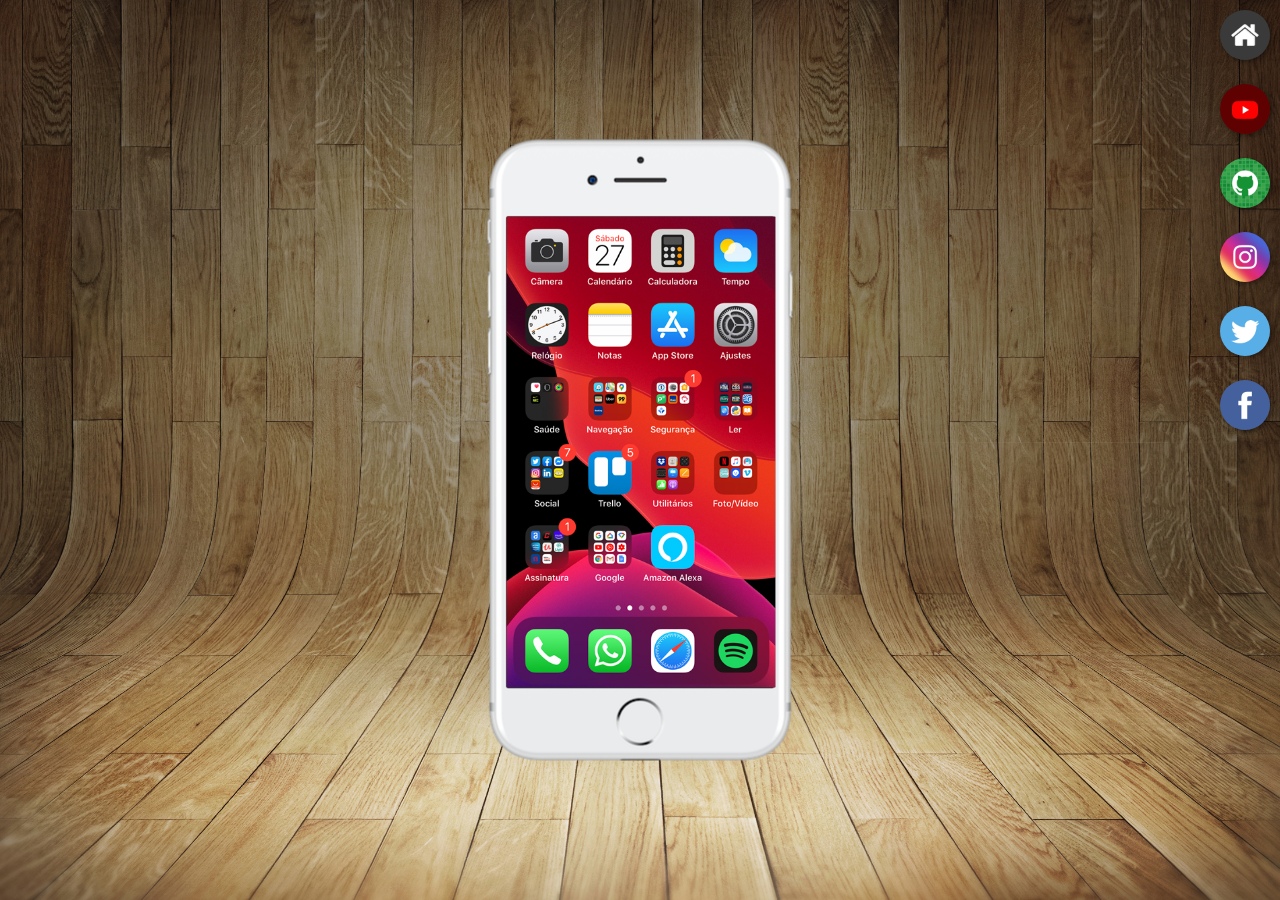
<file: index.html>
<!DOCTYPE html>
<html lang="pt-br">
<head>
    <meta charset="UTF-8">
    <meta http-equiv="X-UA-Compatible" content="IE=edge">
    <meta name="viewport" content="width=device-width, initial-scale=1.0">
    <link rel="shortcut icon" href="favicon.ico" type="image/x-icon">
    <link rel="stylesheet" href="estilos/style.css">
    <title>Projeto Redes Sociais</title>
</head>
<body>
    <main>
        <section id="telefone">
            <iframe src="home.html" name="tela" id="tela" frameborder="0">Seu navegador não é compatível com este recurso</iframe>
        </section>
        <section id="redes-sociais">
            <a href="#" target="tela"><img src="imagens/logo-home.jpg" alt="Home"></a><br>
            <a href="#" target="tela"><img src="imagens/logo-youtube.jpg" alt="Youtube"></a><br>
            <a href="#" target="tela"><img src="imagens/logo-github.jpg" alt="Github"></a><br>
            <a href="#" target="tela"><img src="imagens/logo-instagram.jpg" alt="Instagram"></a><br>
            <a href="#" target="tela"><img src="imagens/logo-twitter.jpg" alt="Twitter"></a><br>
            <a href="#" target="tela"><img src="imagens/logo-facebook.jpg" alt="Facebook"></a>
        </section>
    </main>
</body>
</html>
</file>
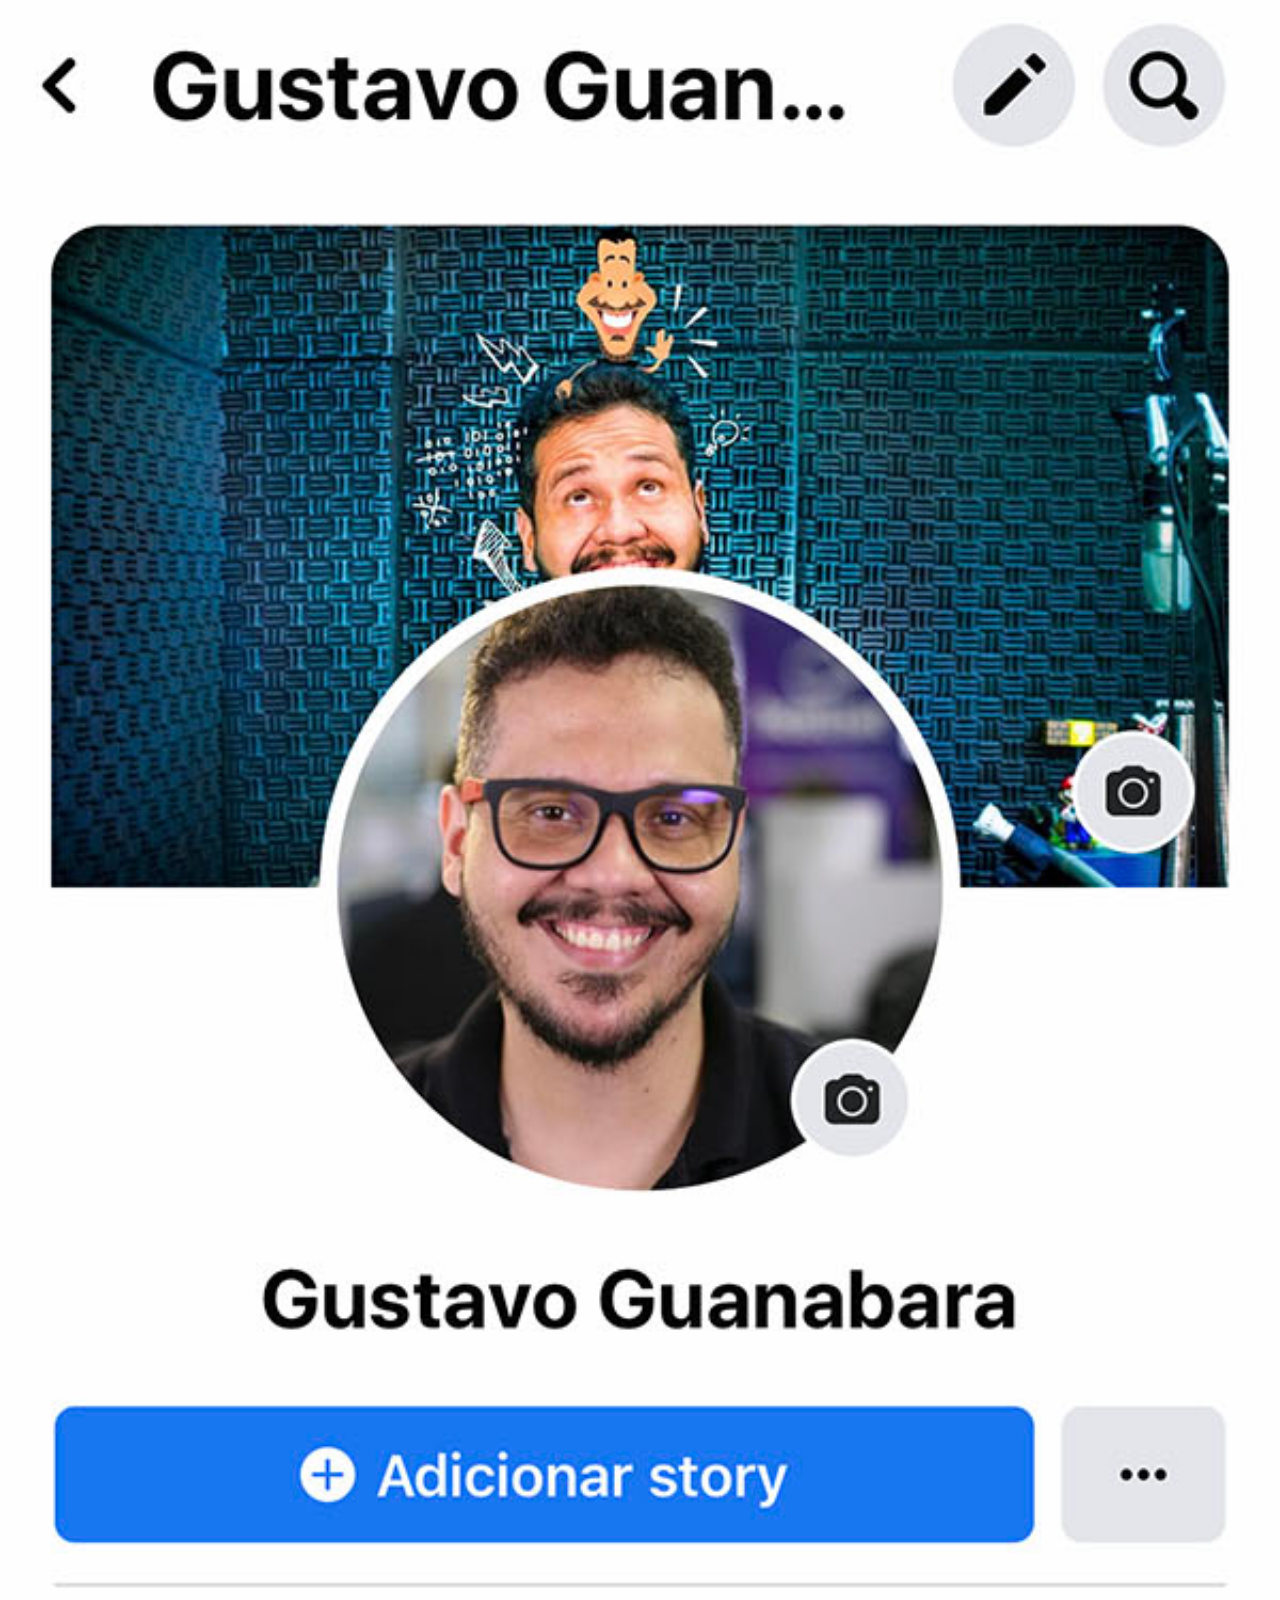
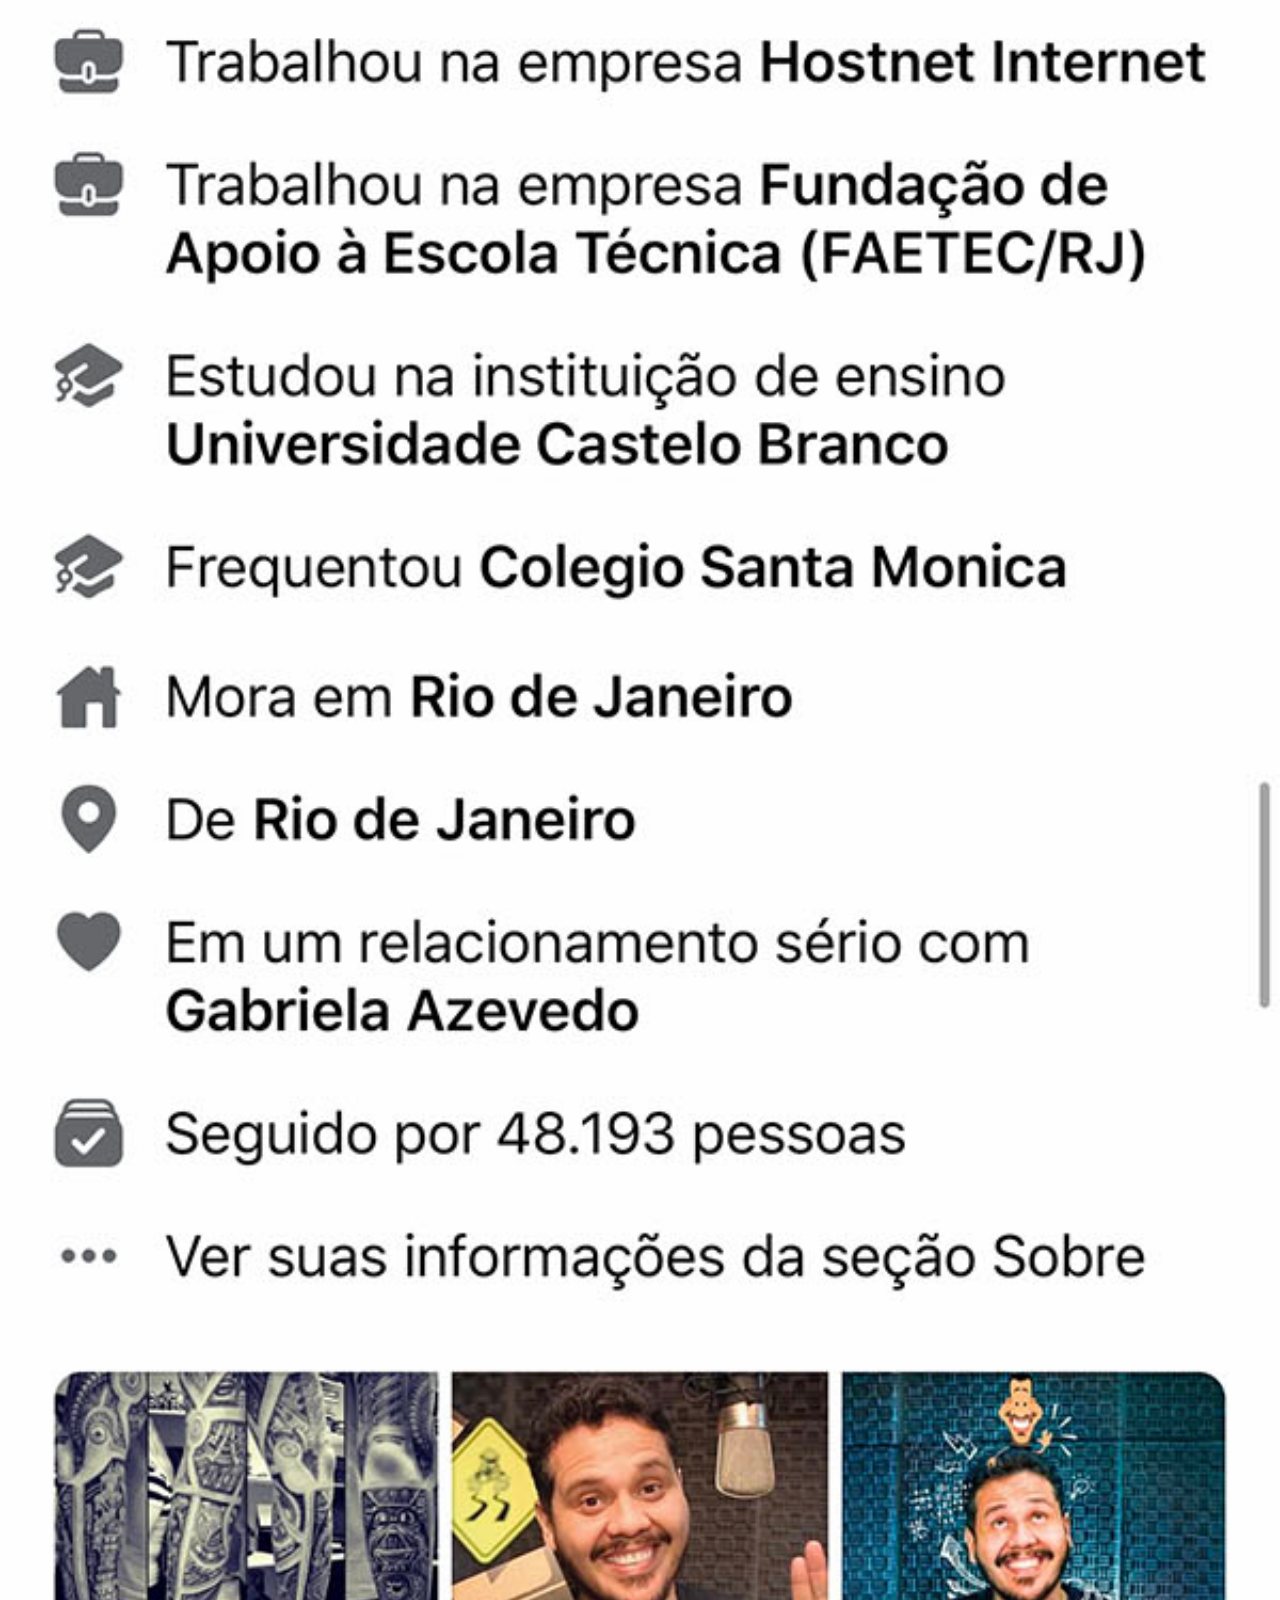
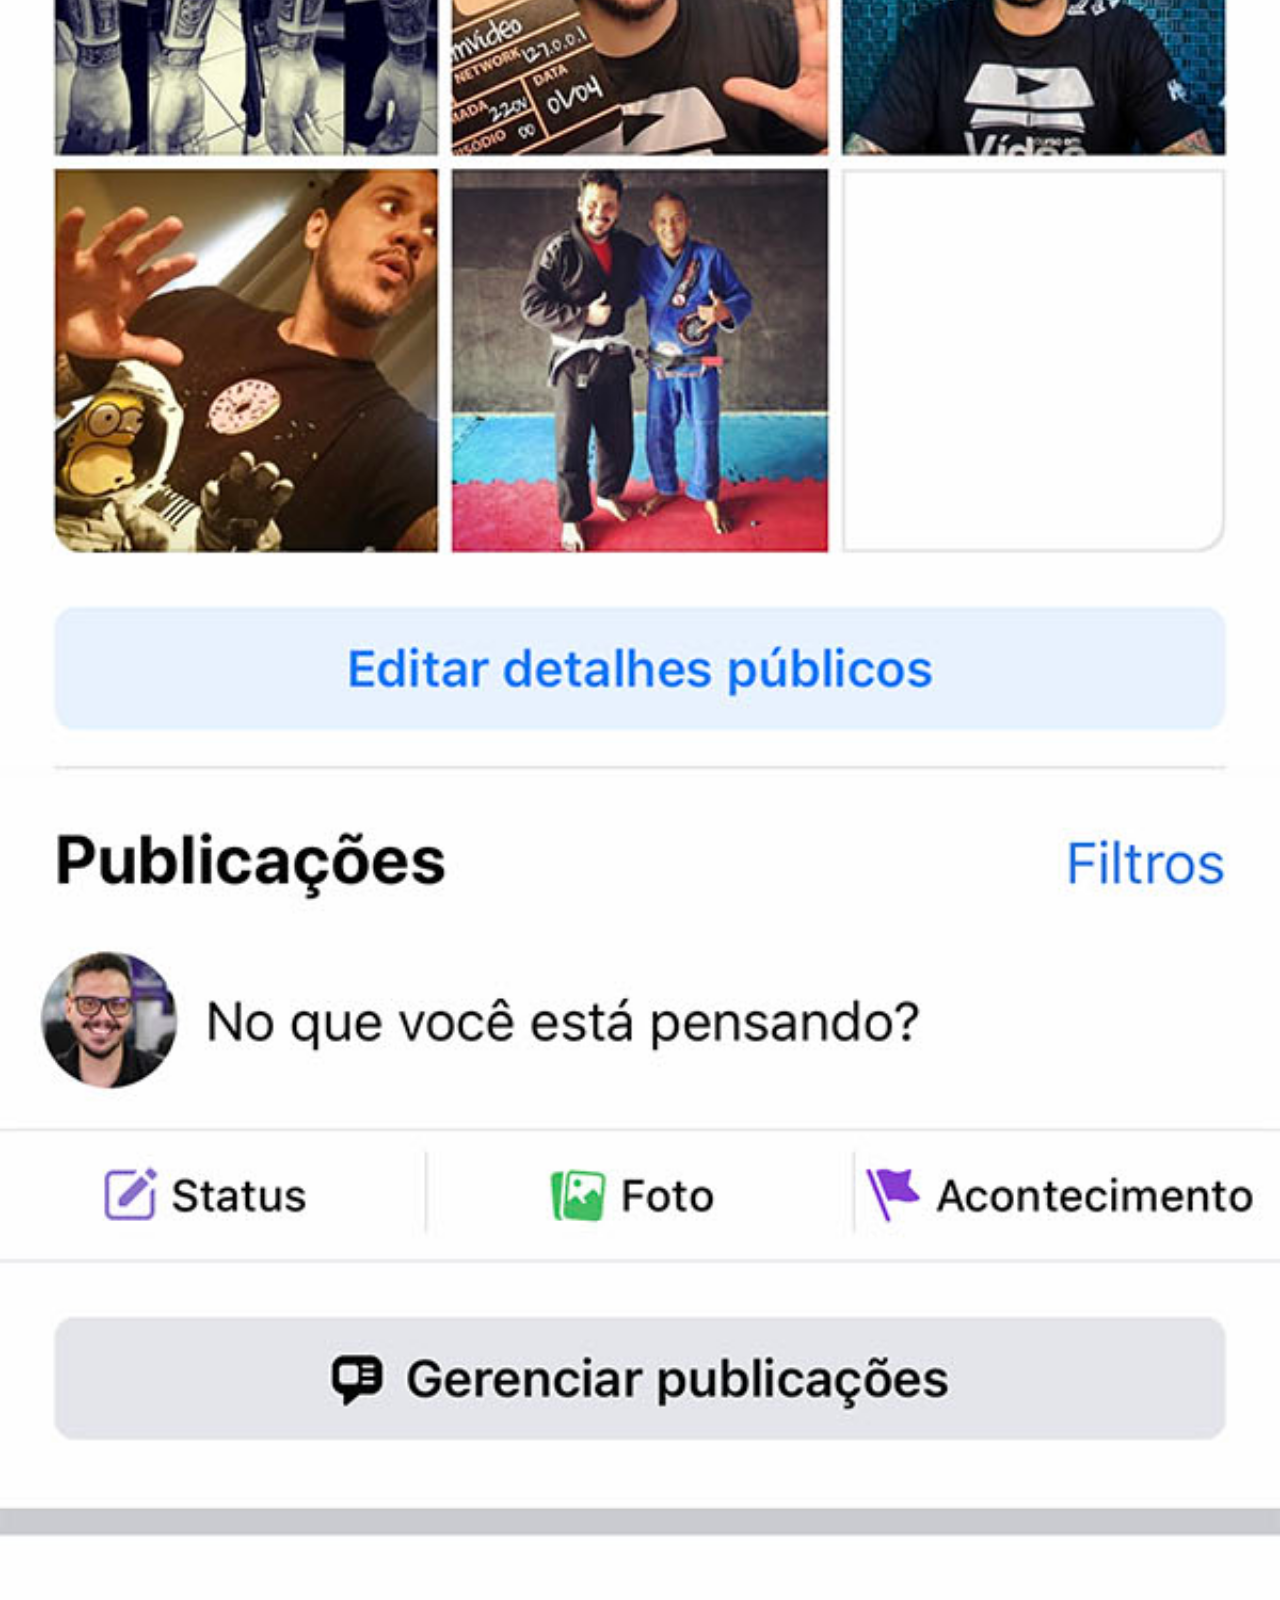
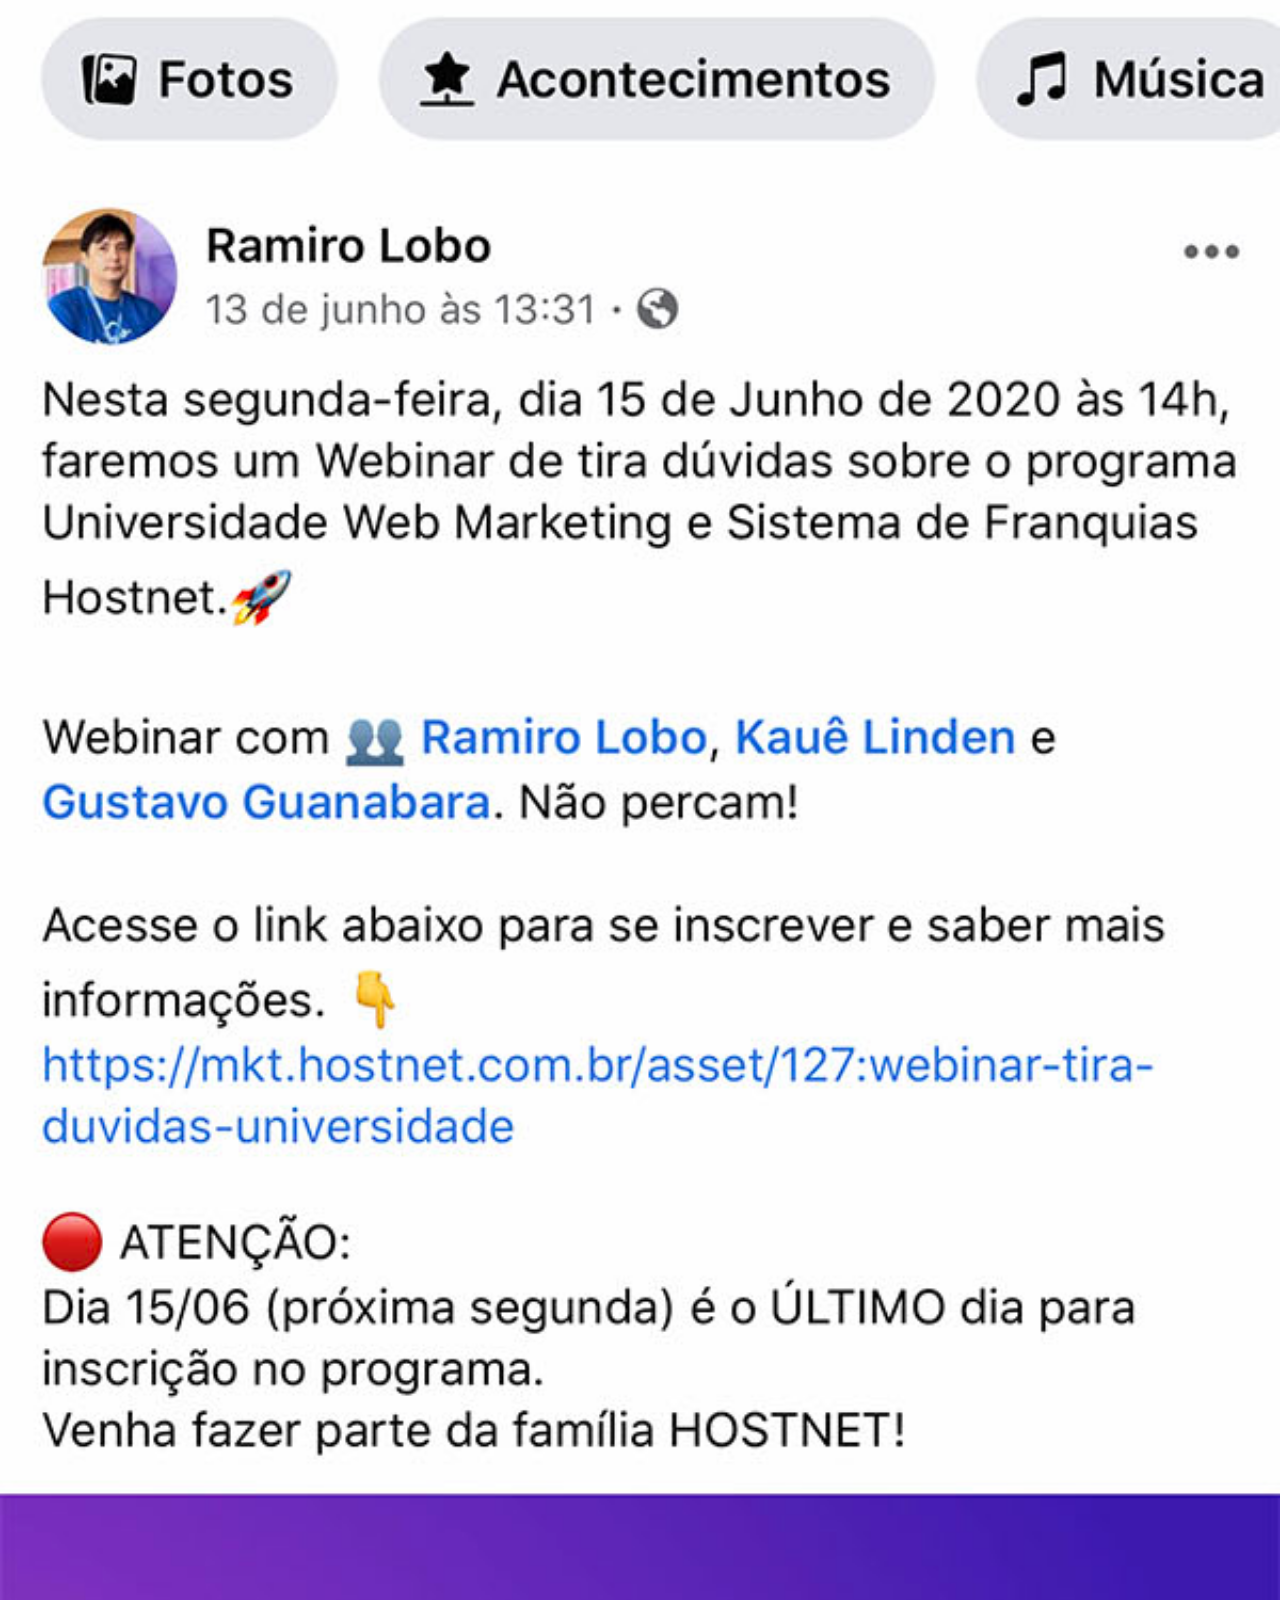
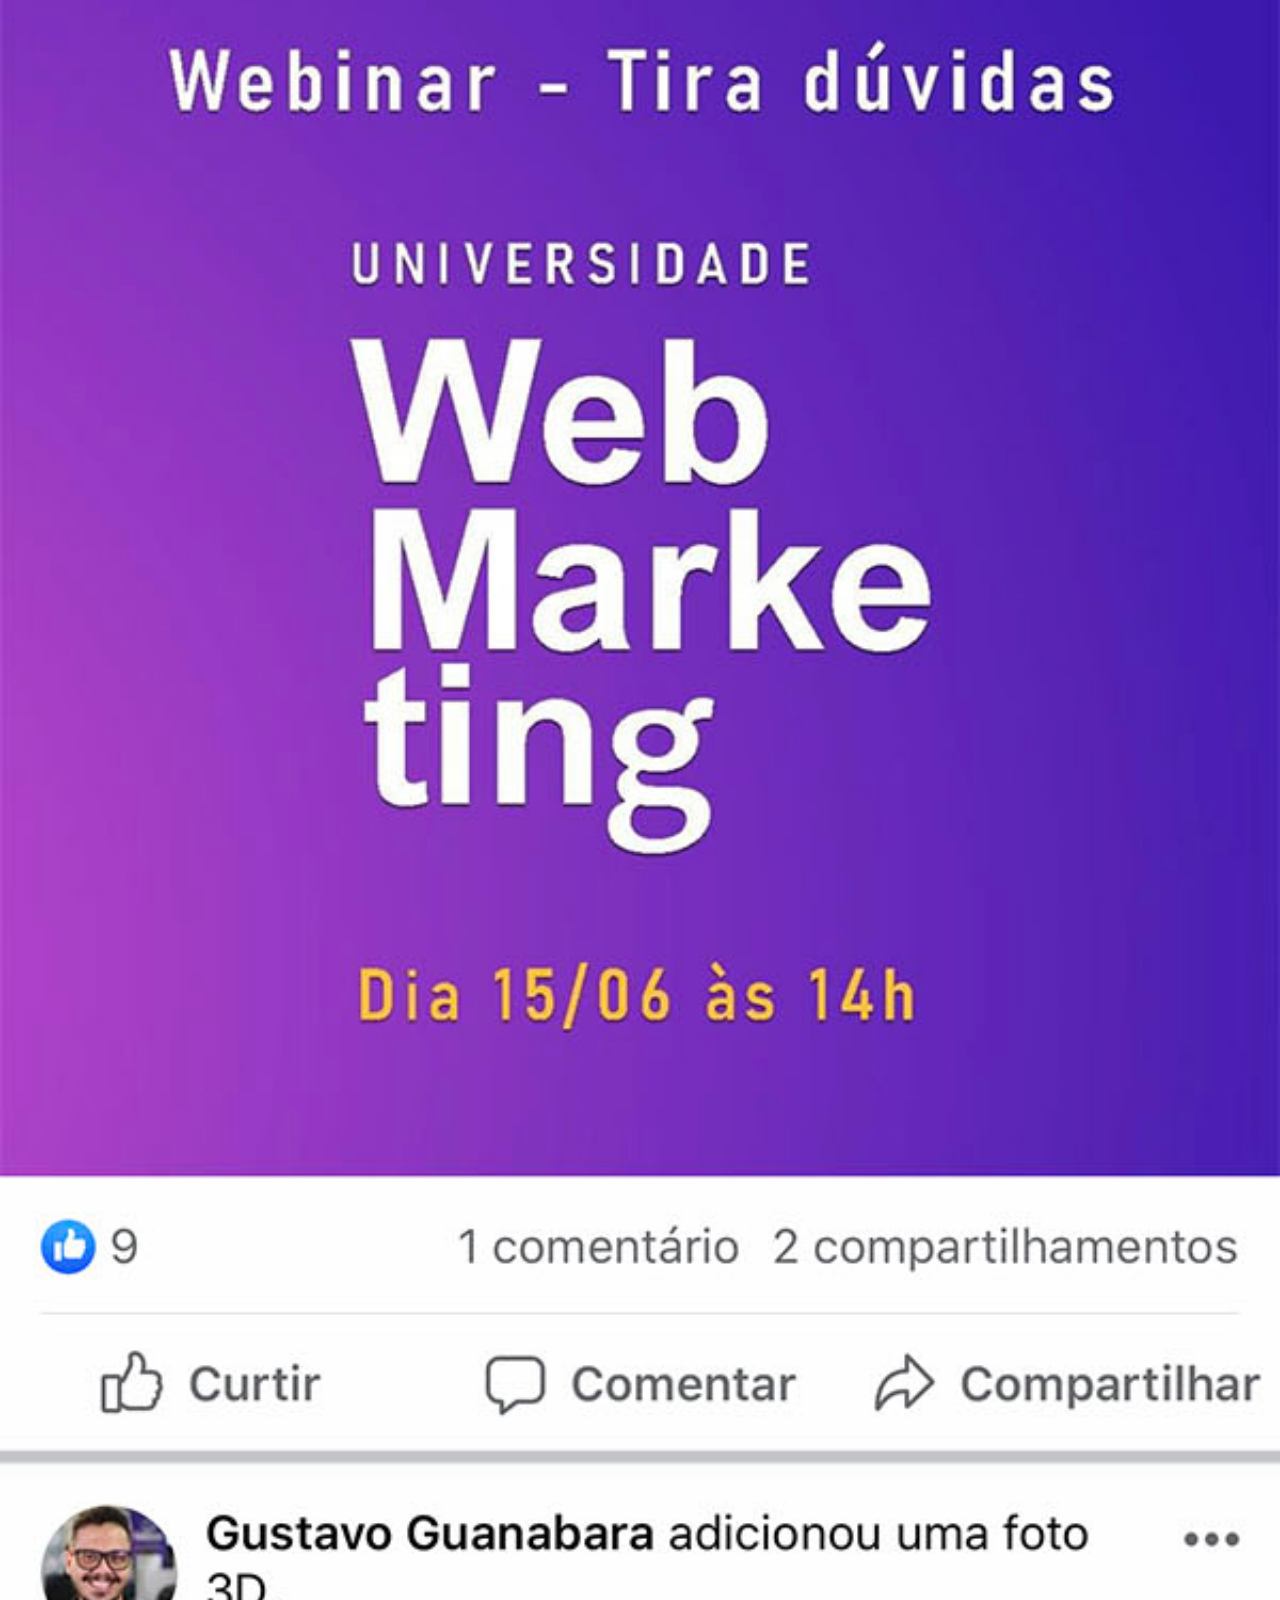
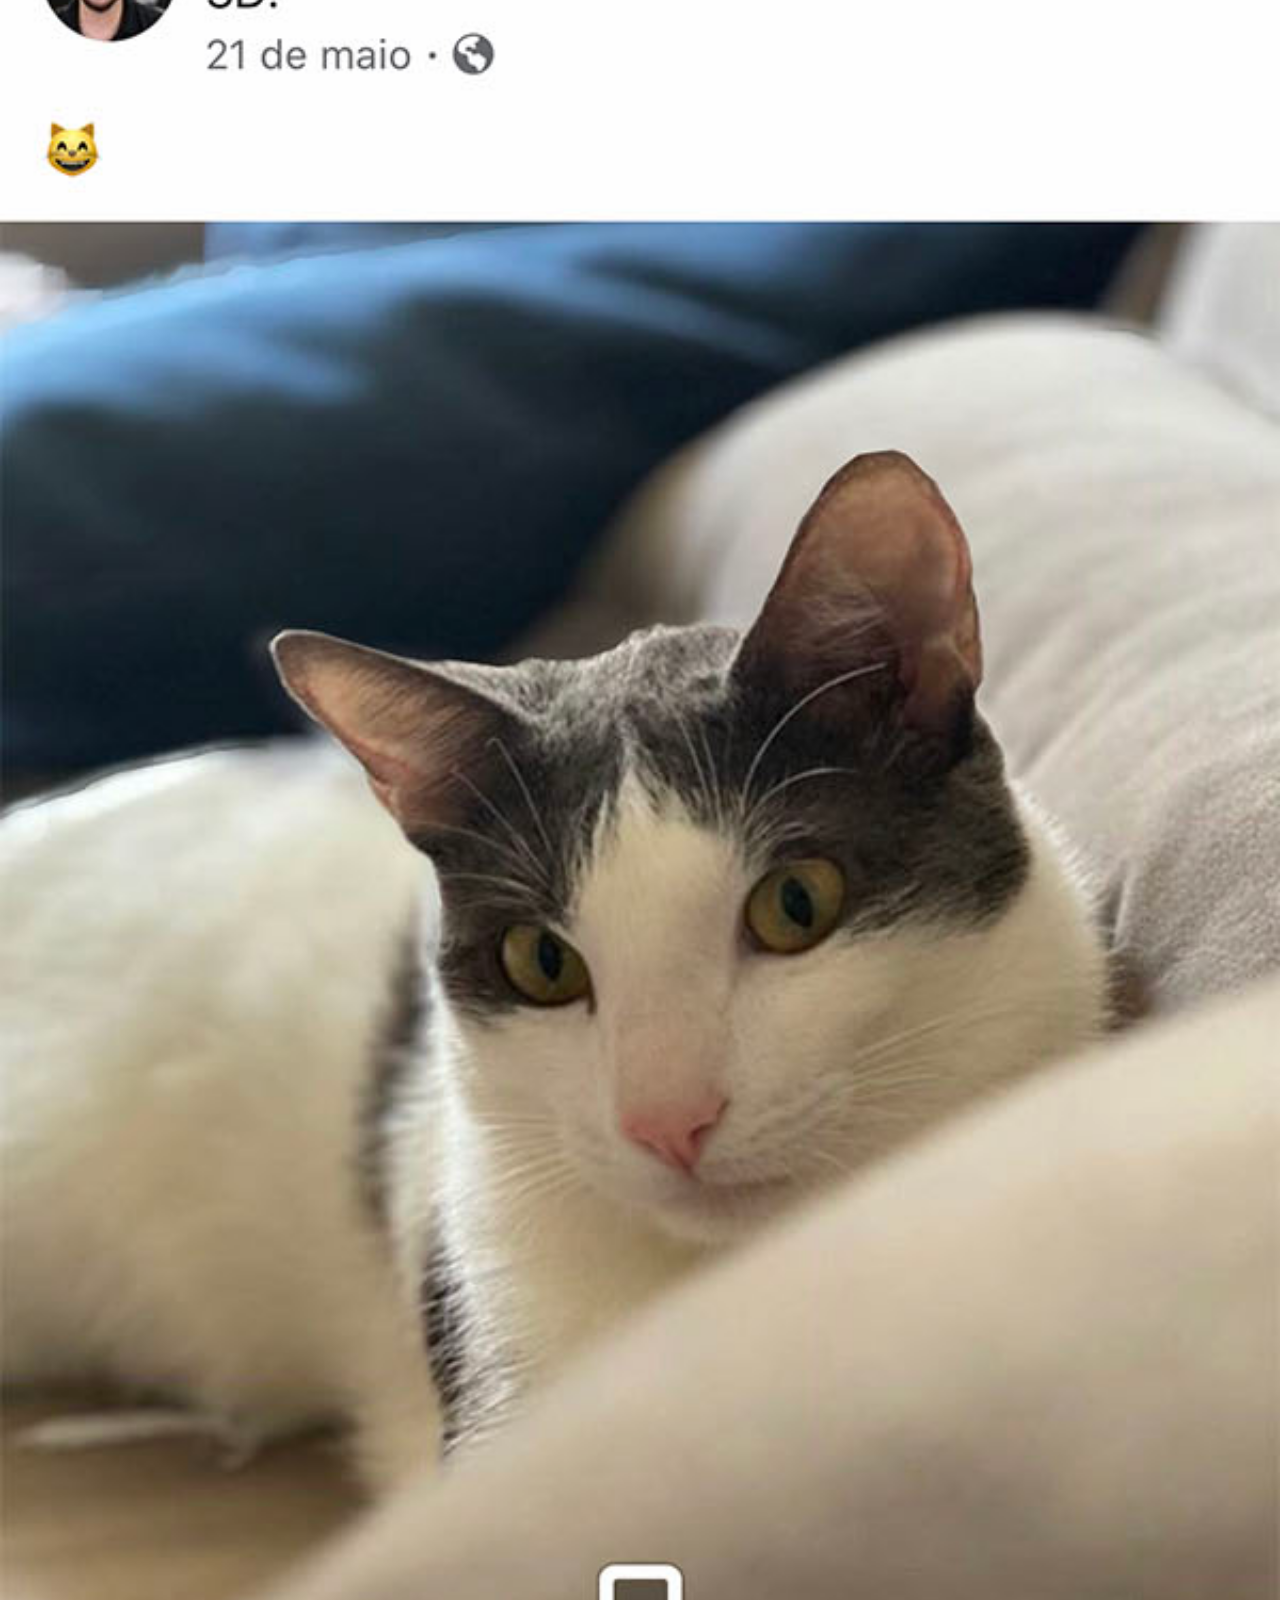
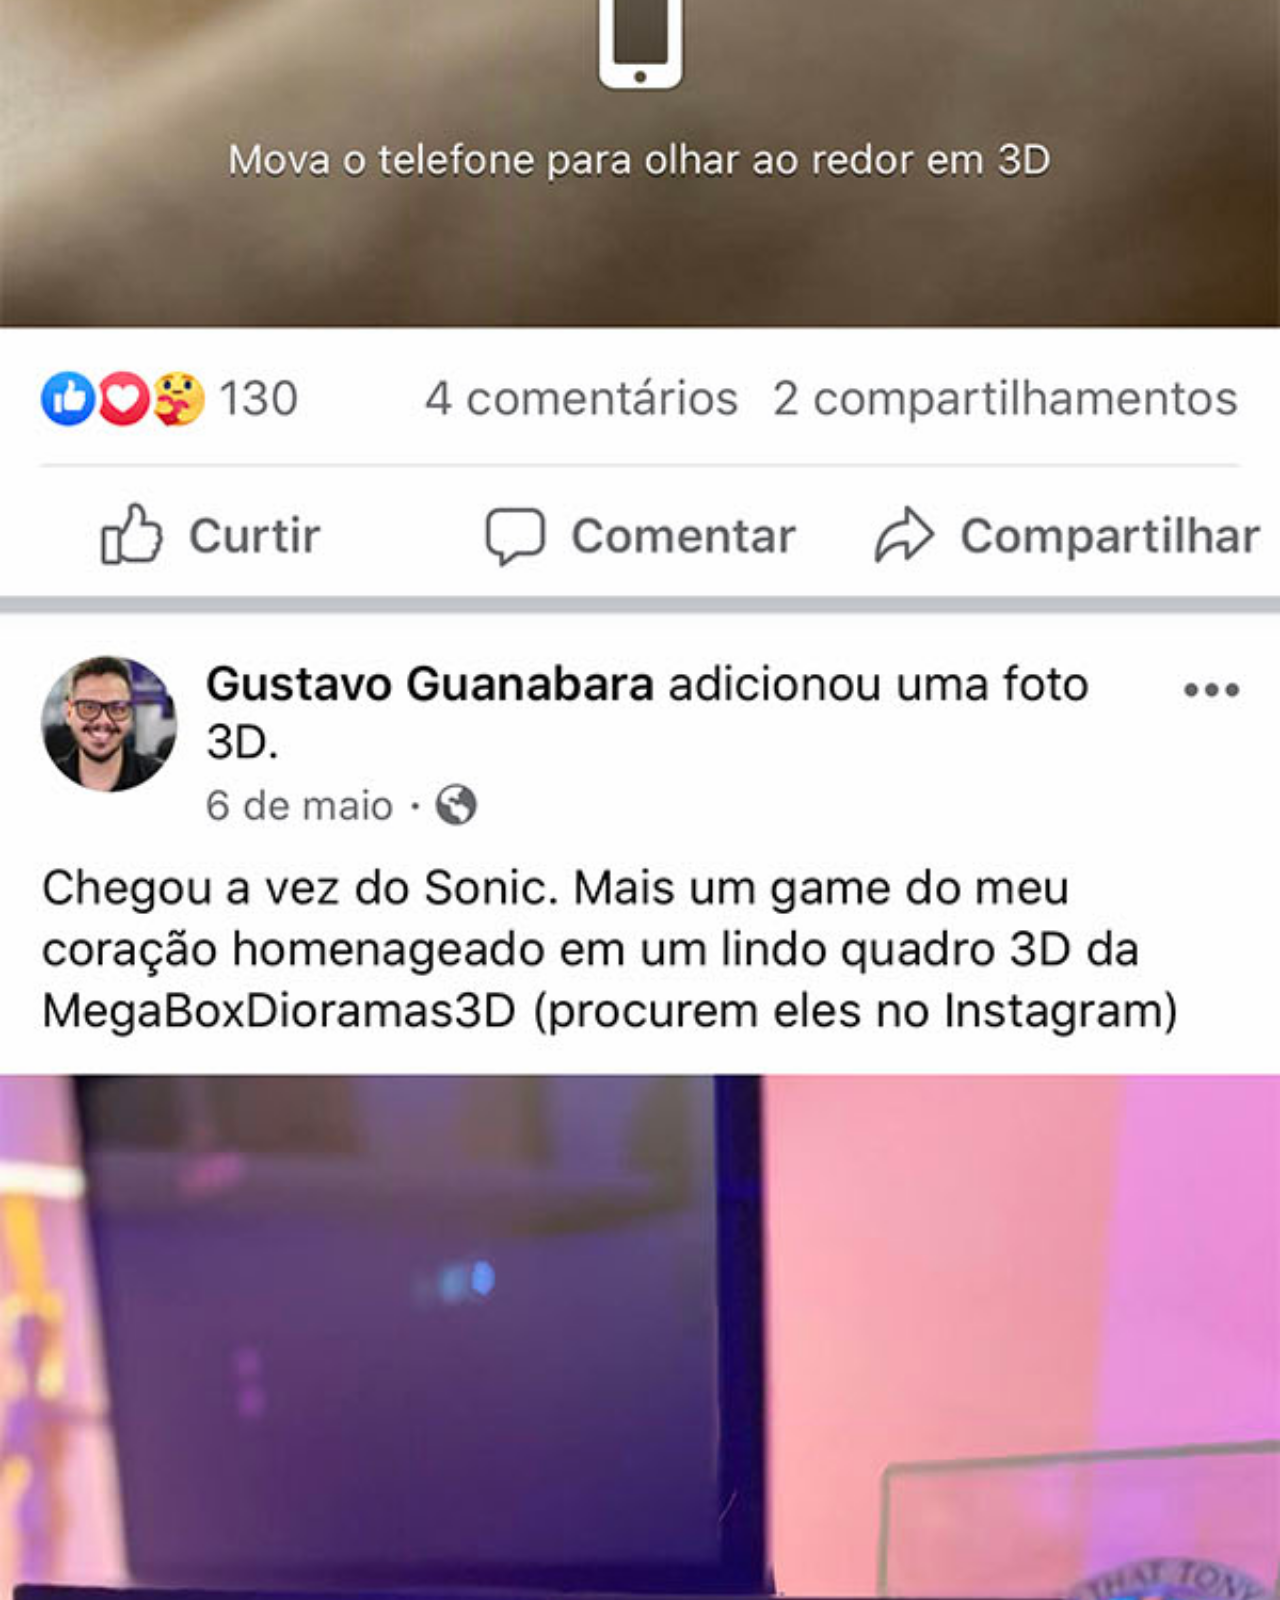
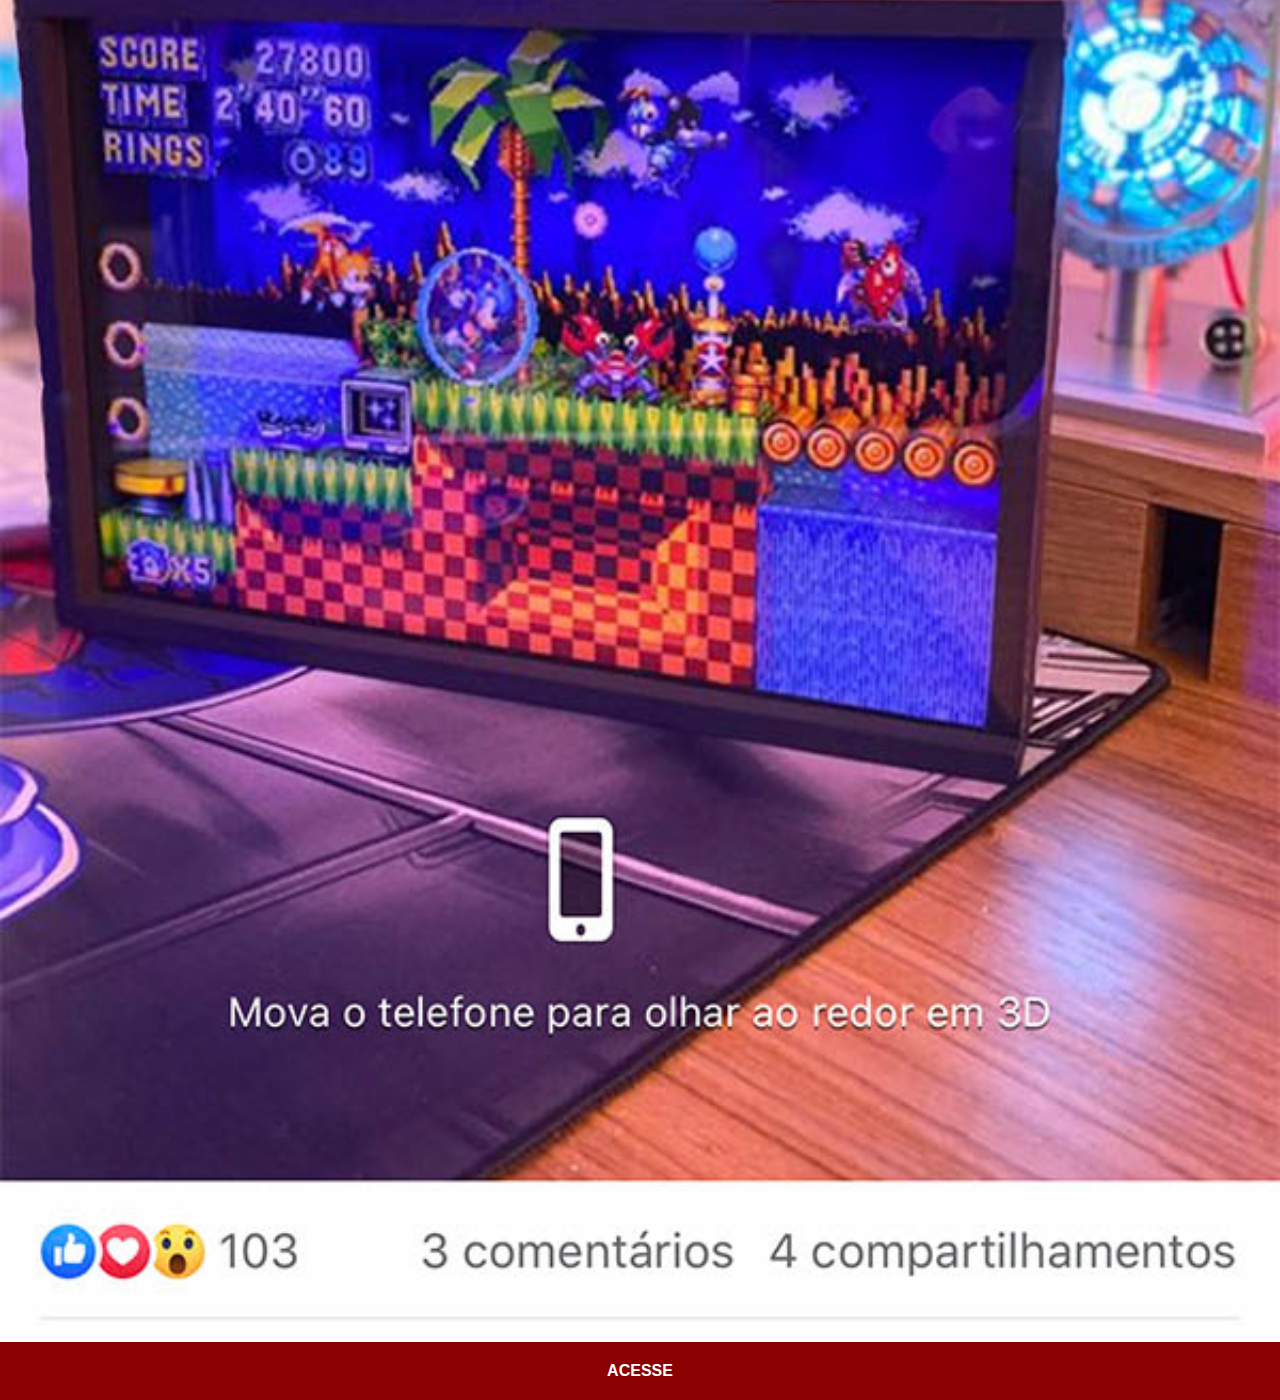
<file: facebook.html>
<!DOCTYPE html>
<html lang="pt-br">
<head>
    <meta charset="UTF-8">
    <meta http-equiv="X-UA-Compatible" content="IE=edge">
    <meta name="viewport" content="width=device-width, initial-scale=1.0">
    <link rel="stylesheet" href="estilos/social.css">
    <title>Document</title>
</head>
<body>
    <img src="imagens/tela-facebook.jpg" alt="Facebook">
    <a href="https://www.facebook.com" target="_blank">ACESSE</a>
</body>
</html>
</file>
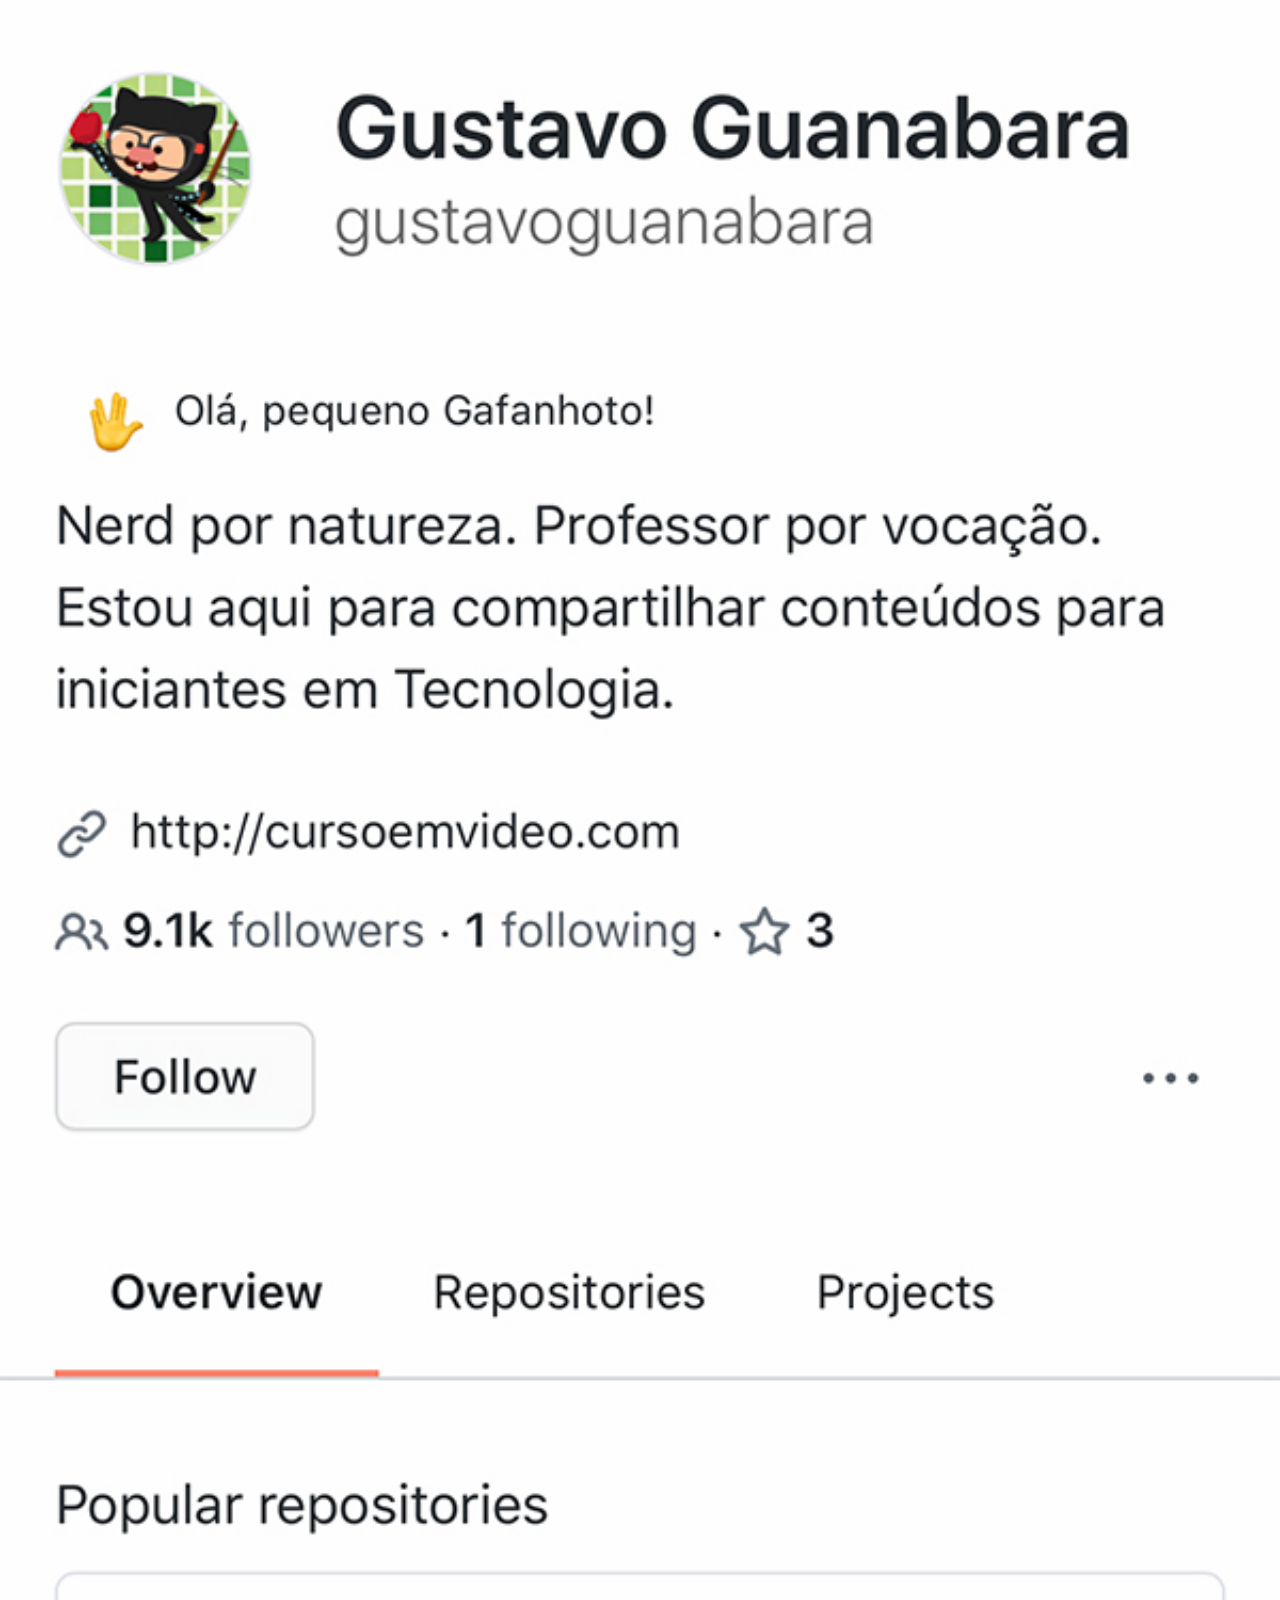
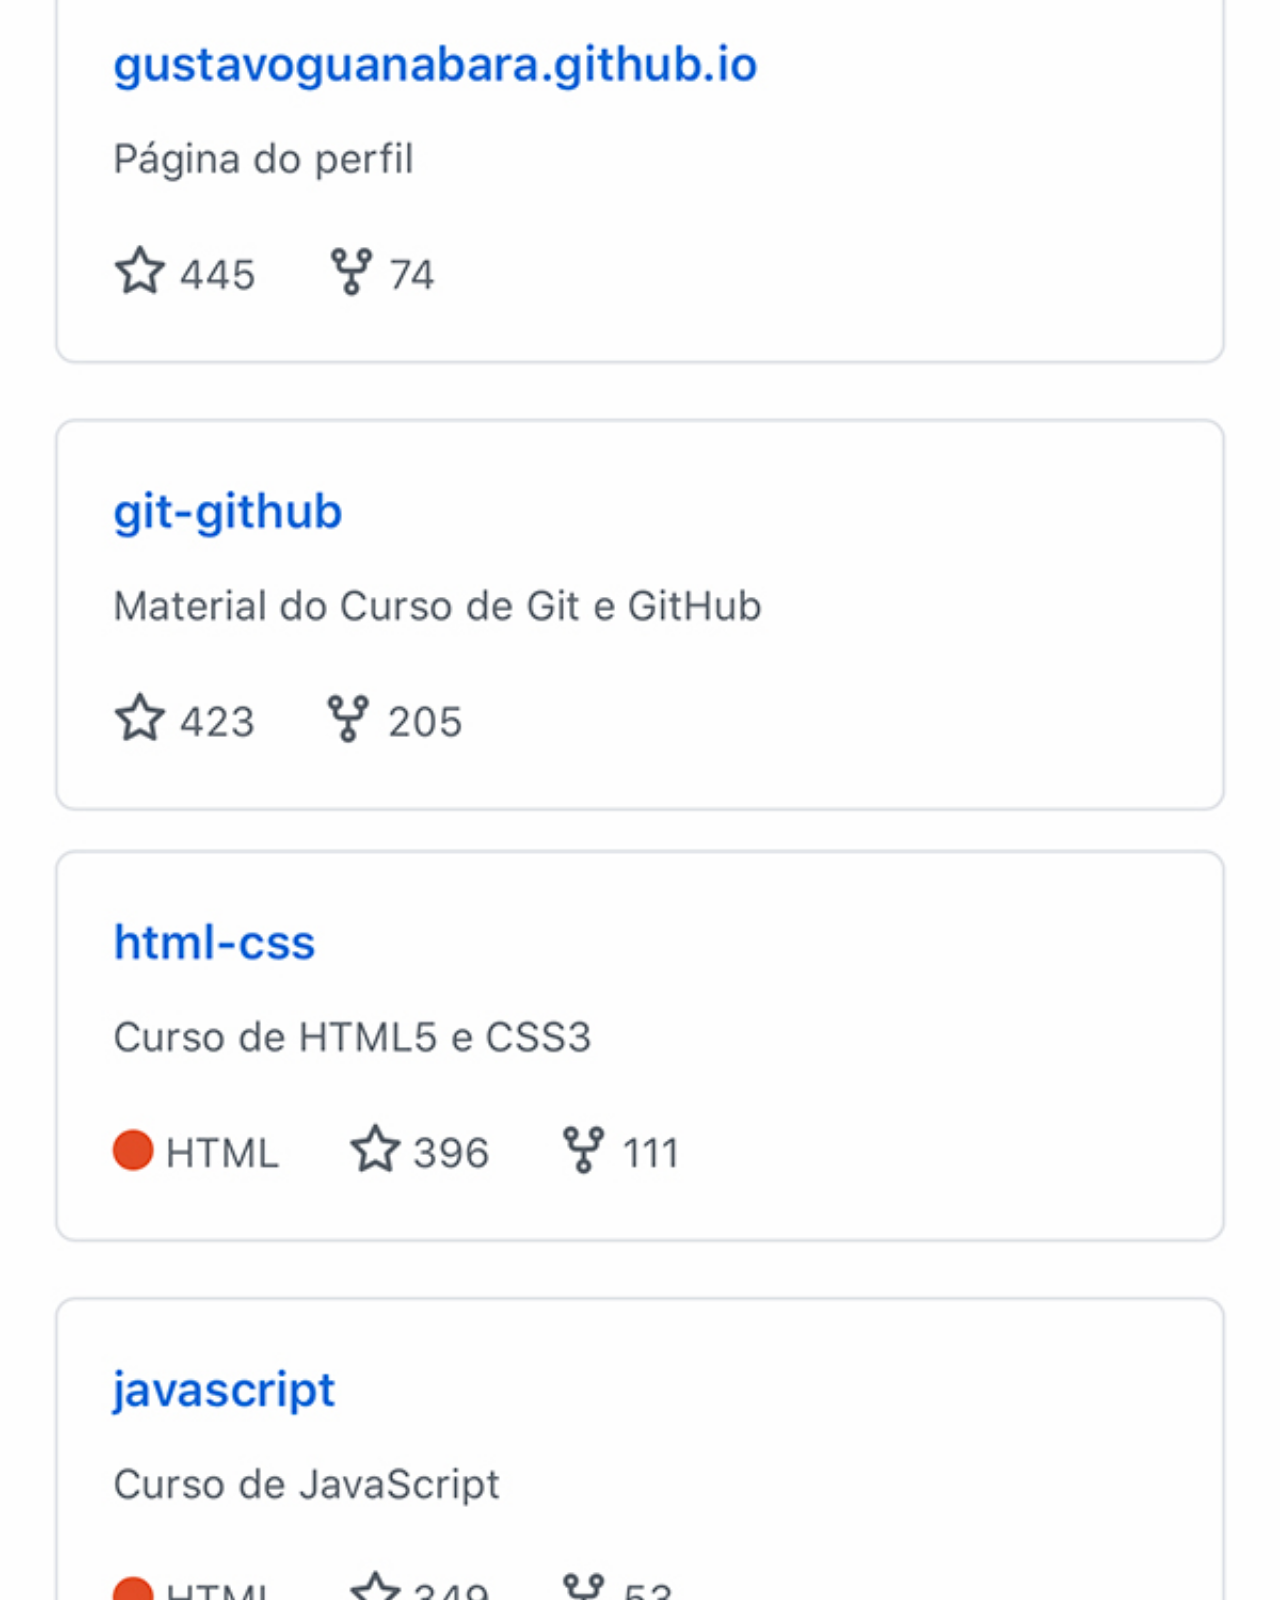
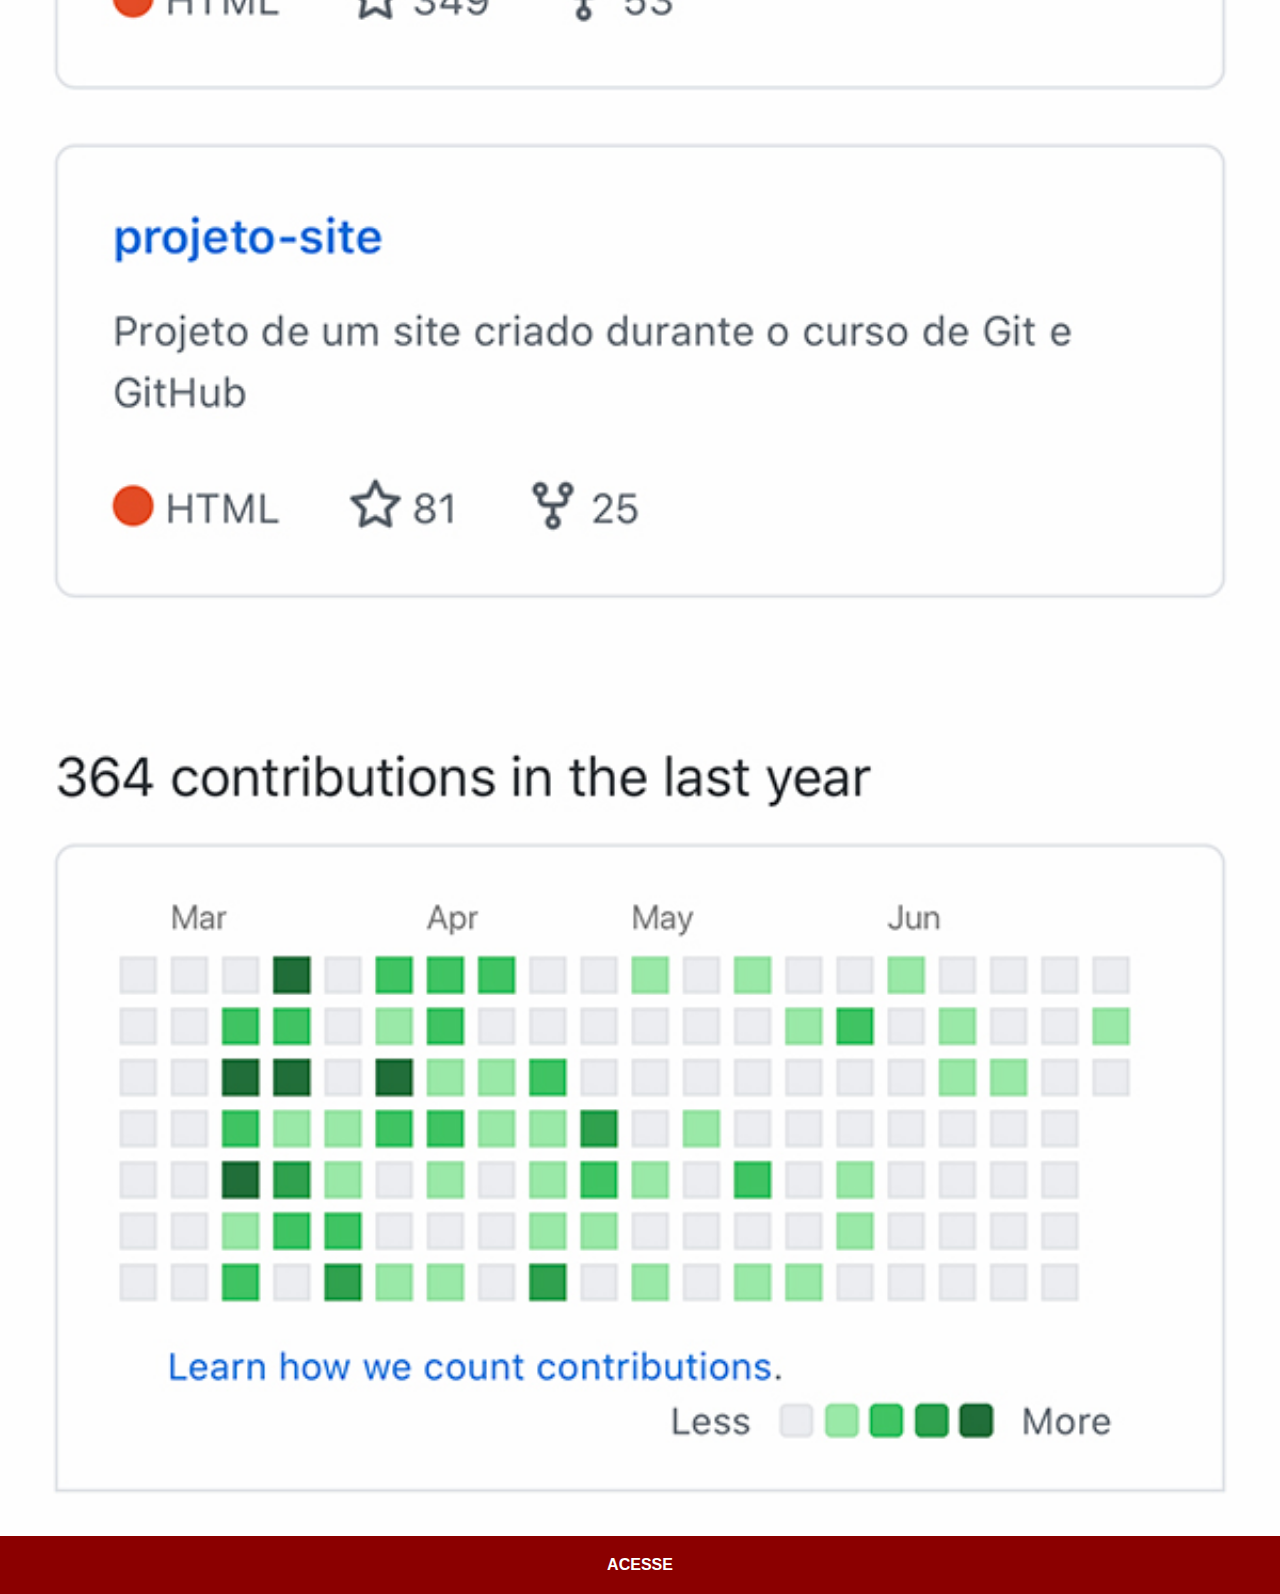
<file: github.html>
<!DOCTYPE html>
<html lang="pt-br">
<head>
    <meta charset="UTF-8">
    <meta http-equiv="X-UA-Compatible" content="IE=edge">
    <meta name="viewport" content="width=device-width, initial-scale=1.0">
    <link rel="stylesheet" href="estilos/social.css">
    <title>Github</title>
</head>
<body>
    <img src="imagens/tela-github.jpg" alt="GitHub">
    <a href="https://www.github.com" target="_blank">ACESSE</a>
</body>
</html>
</file>
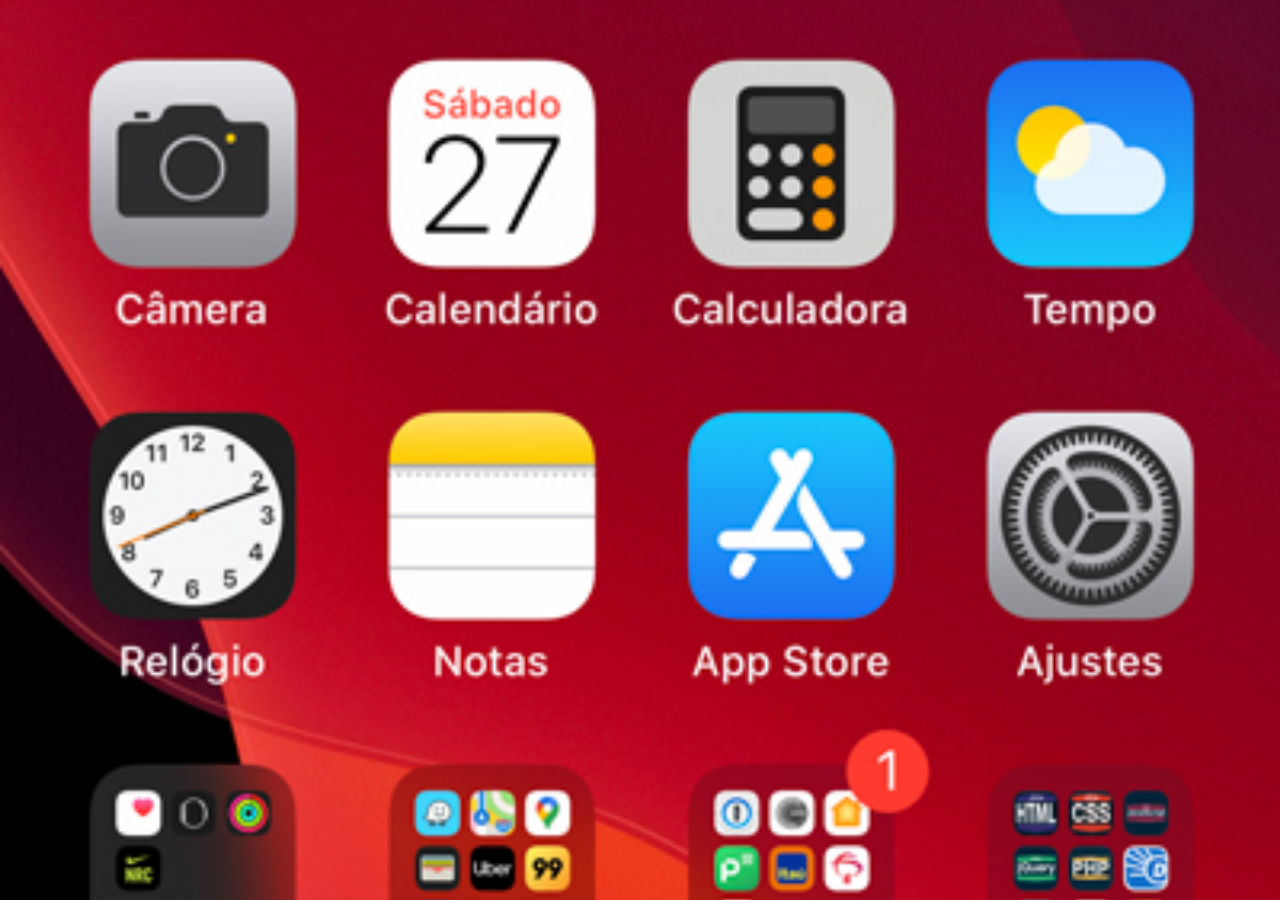
<file: home.html>
<!DOCTYPE html>
<html lang="pt-br">
<head>
    <meta charset="UTF-8">
    <meta http-equiv="X-UA-Compatible" content="IE=edge">
    <meta name="viewport" content="width=device-width, initial-scale=1.0">
    <title>Home</title>
</head>
<style>
    *{
        margin: 0px;
        padding: 0px;
    }

    body{
        width: 100vw;
        height: 100vh;
        background: black url('imagens/tela-home.jpg') no-repeat top center;
        background-size: cover;
    }
</style>
<body>
    
</body>
</html>
</file>
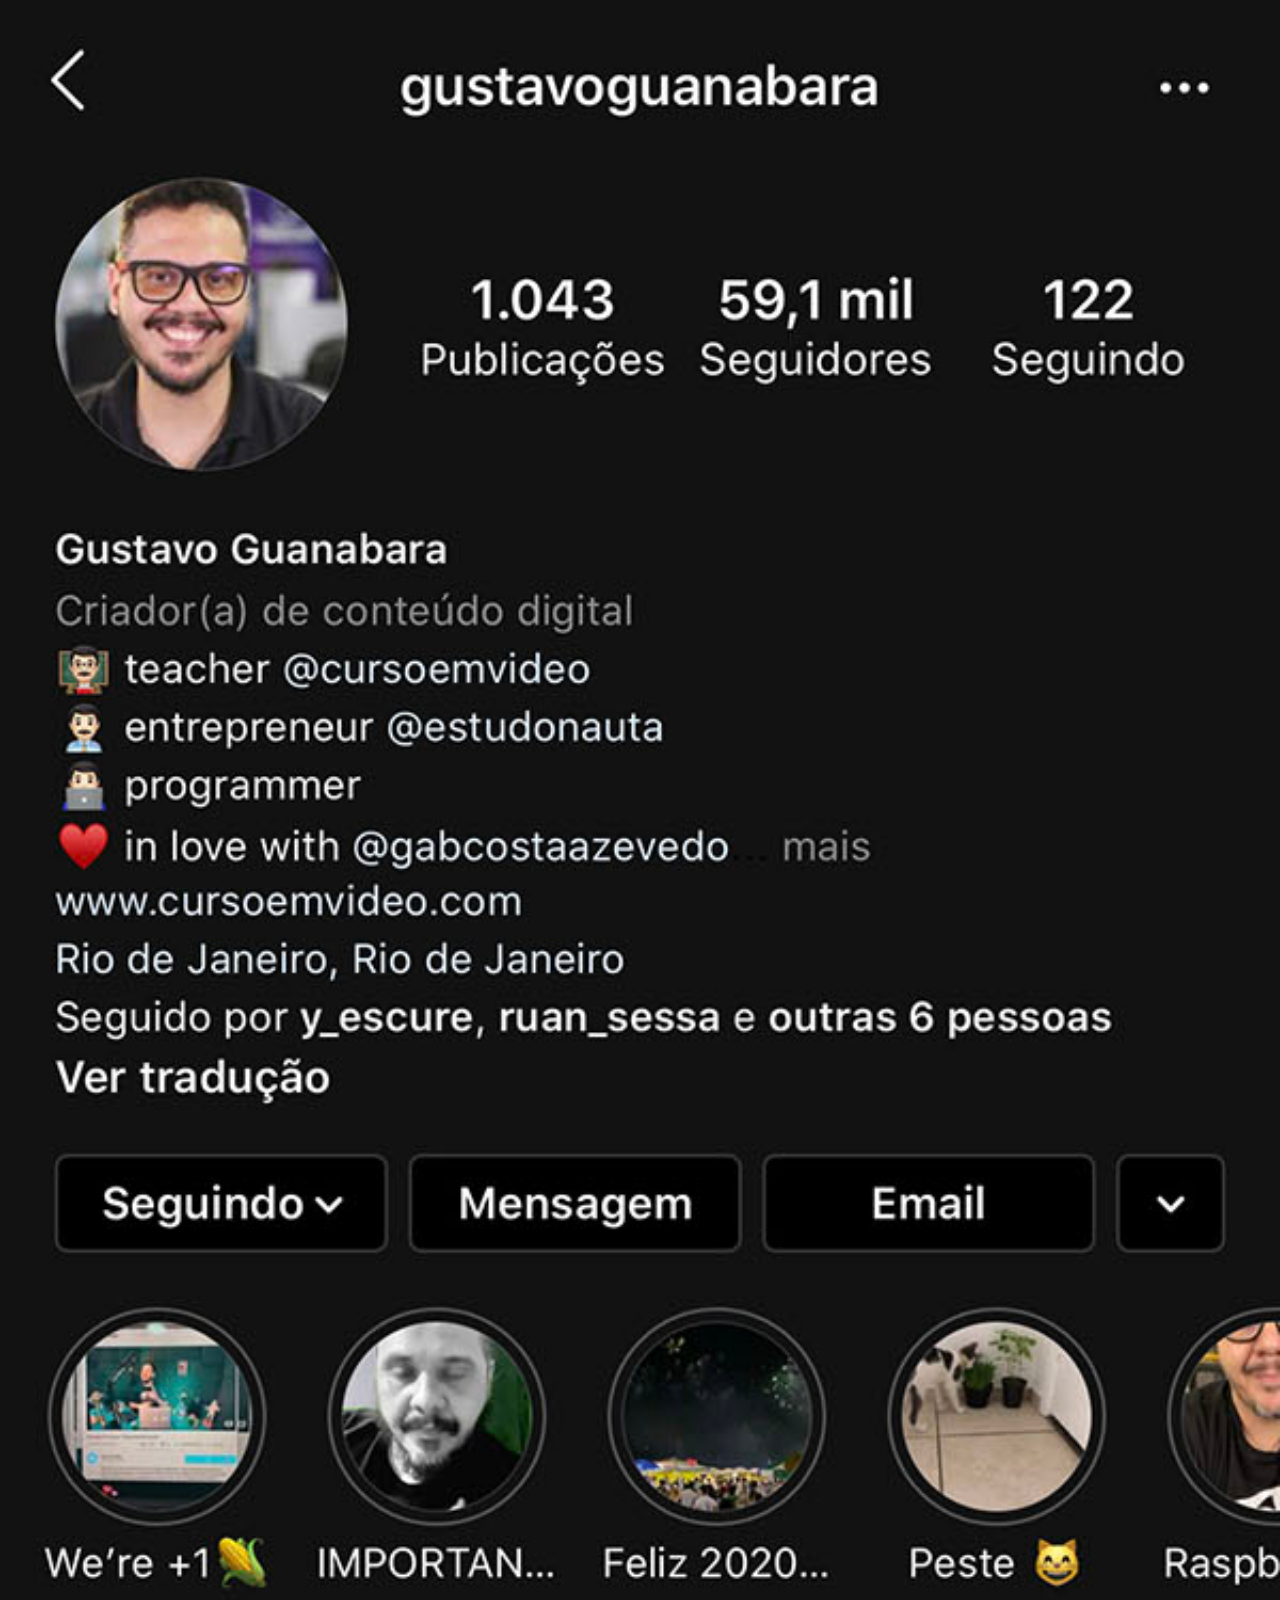
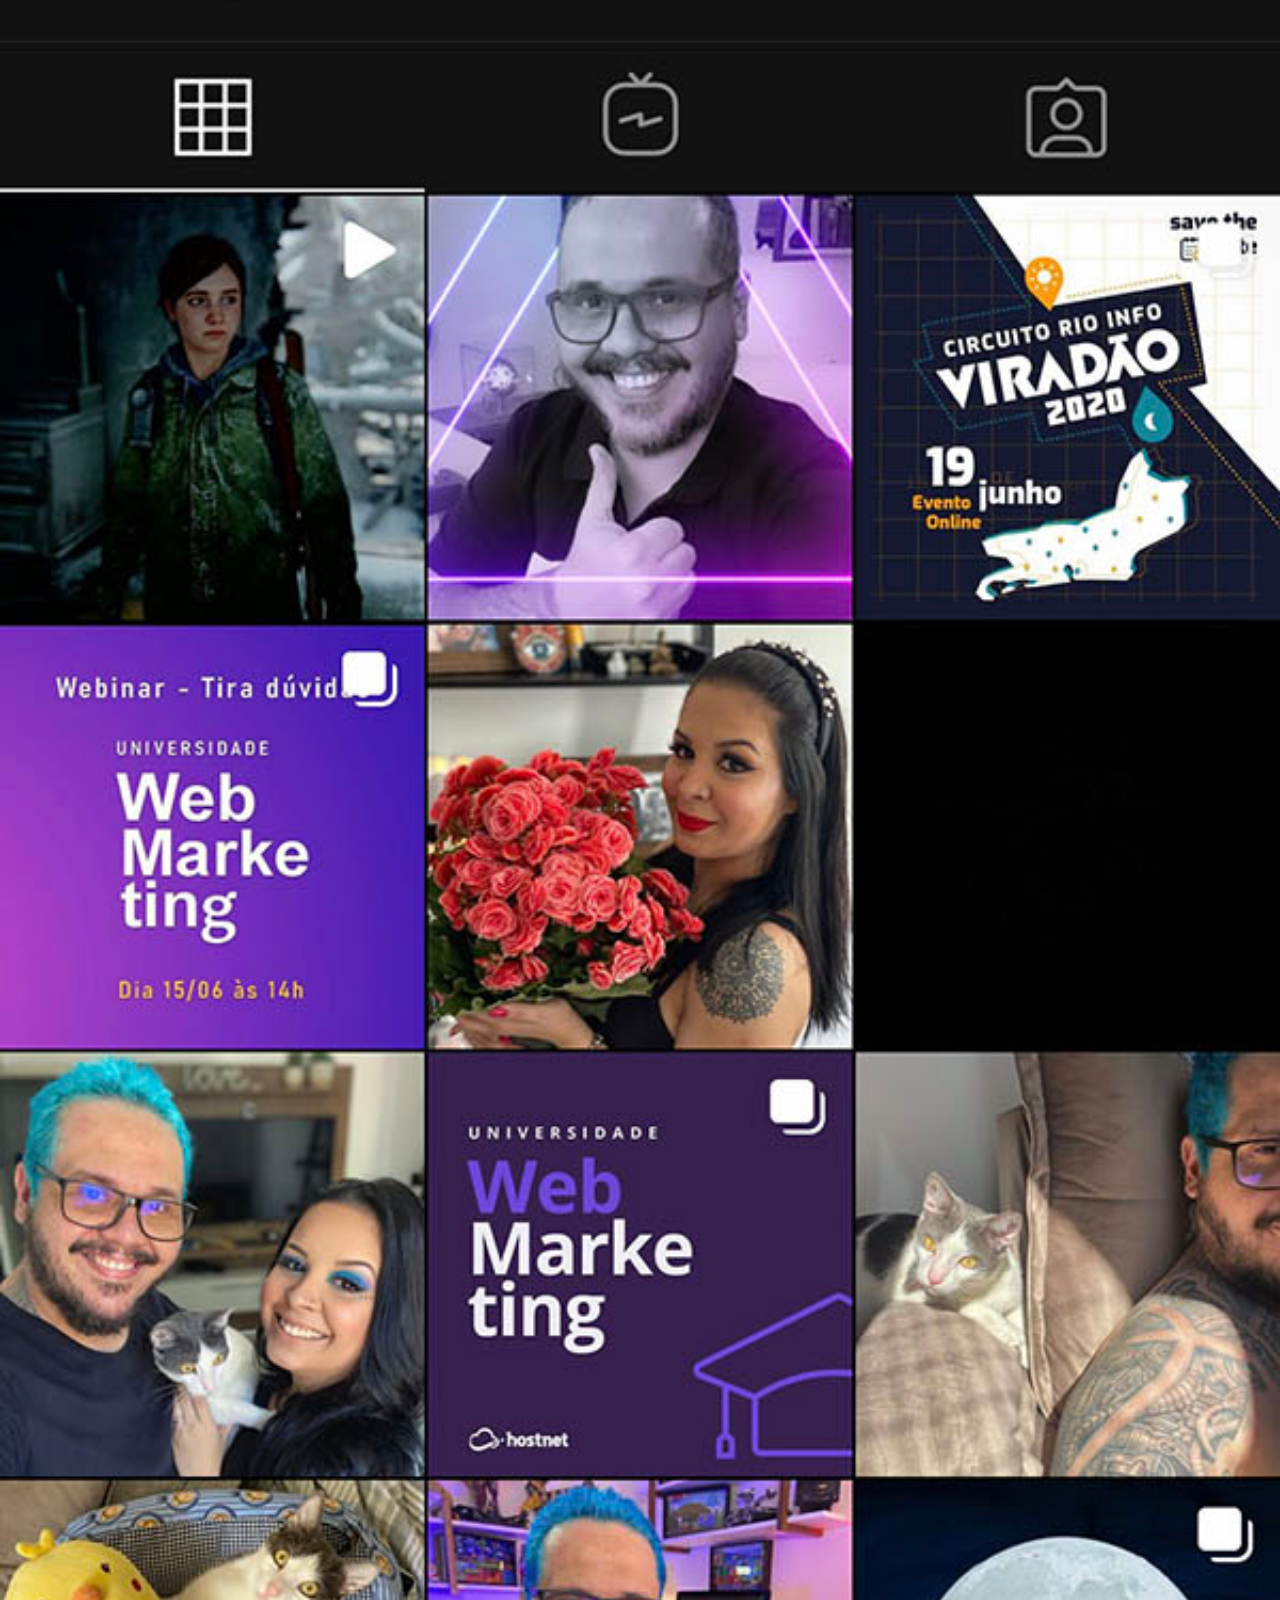
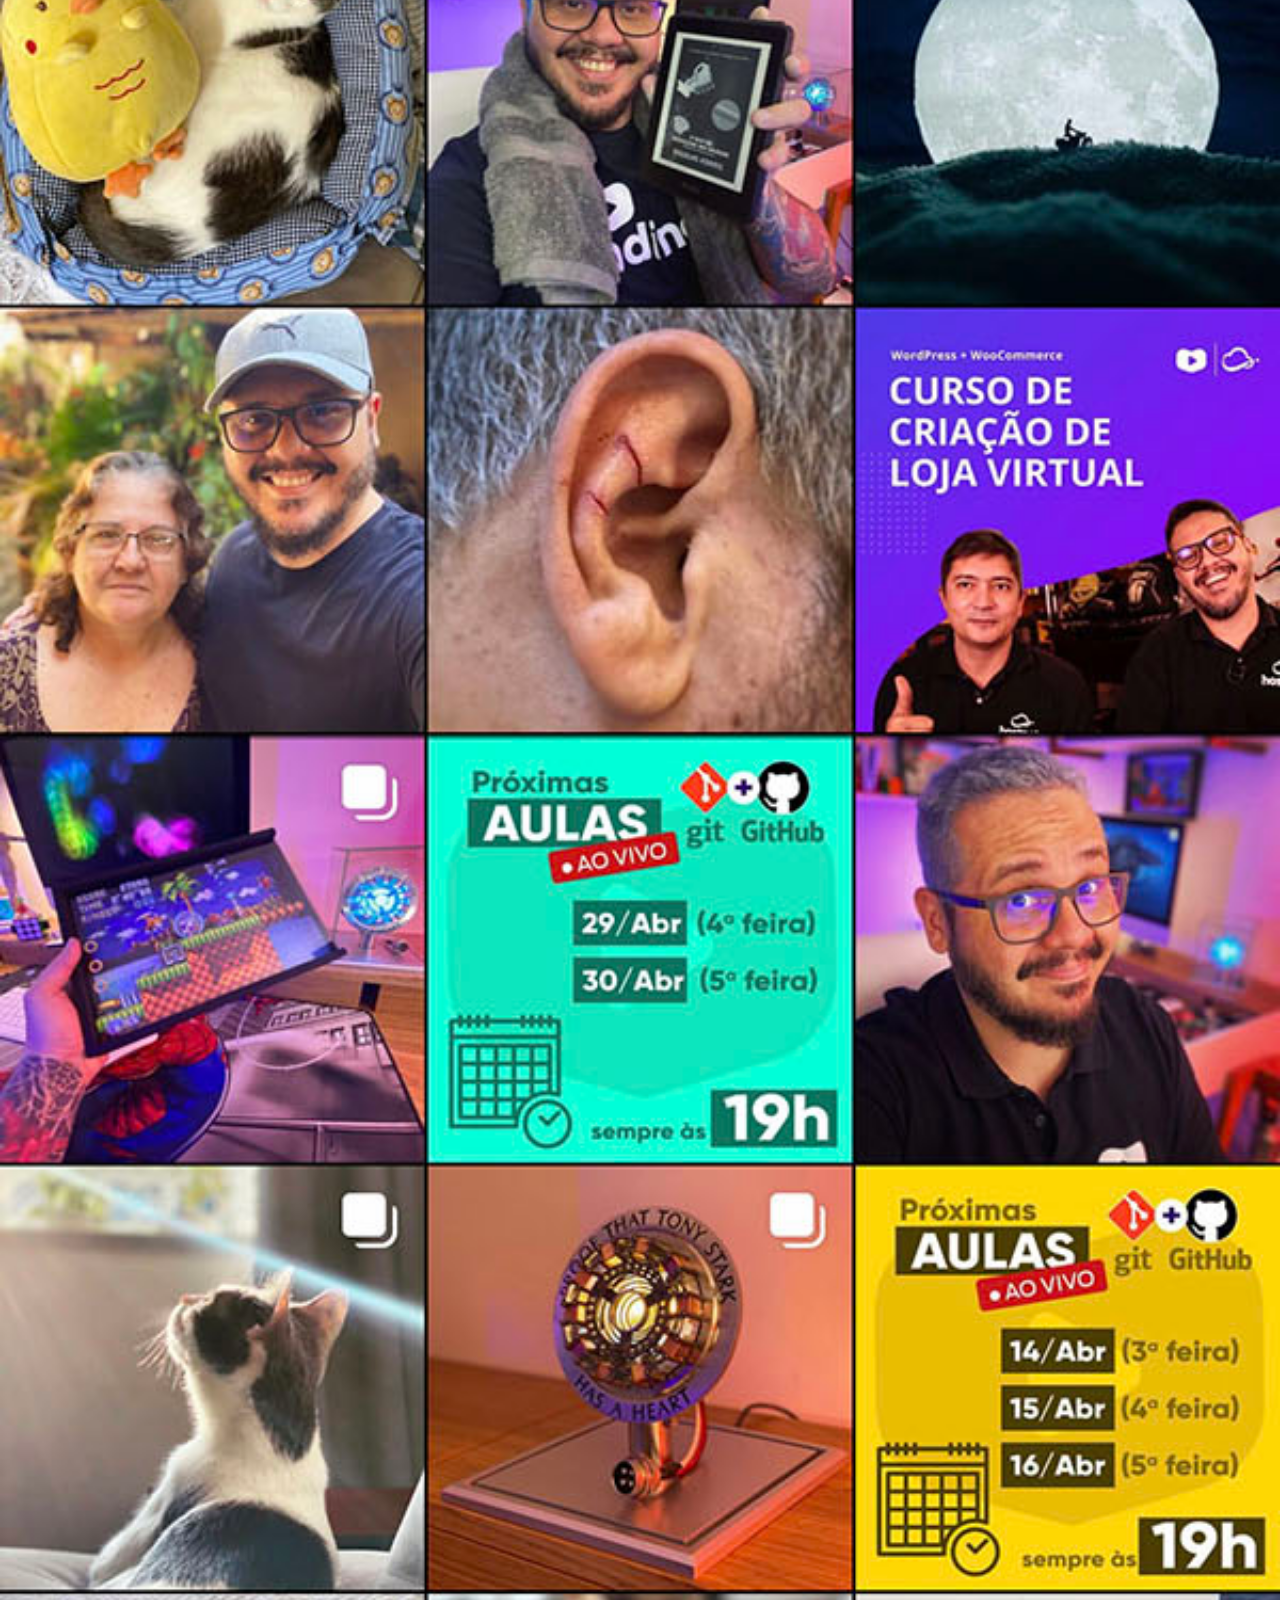
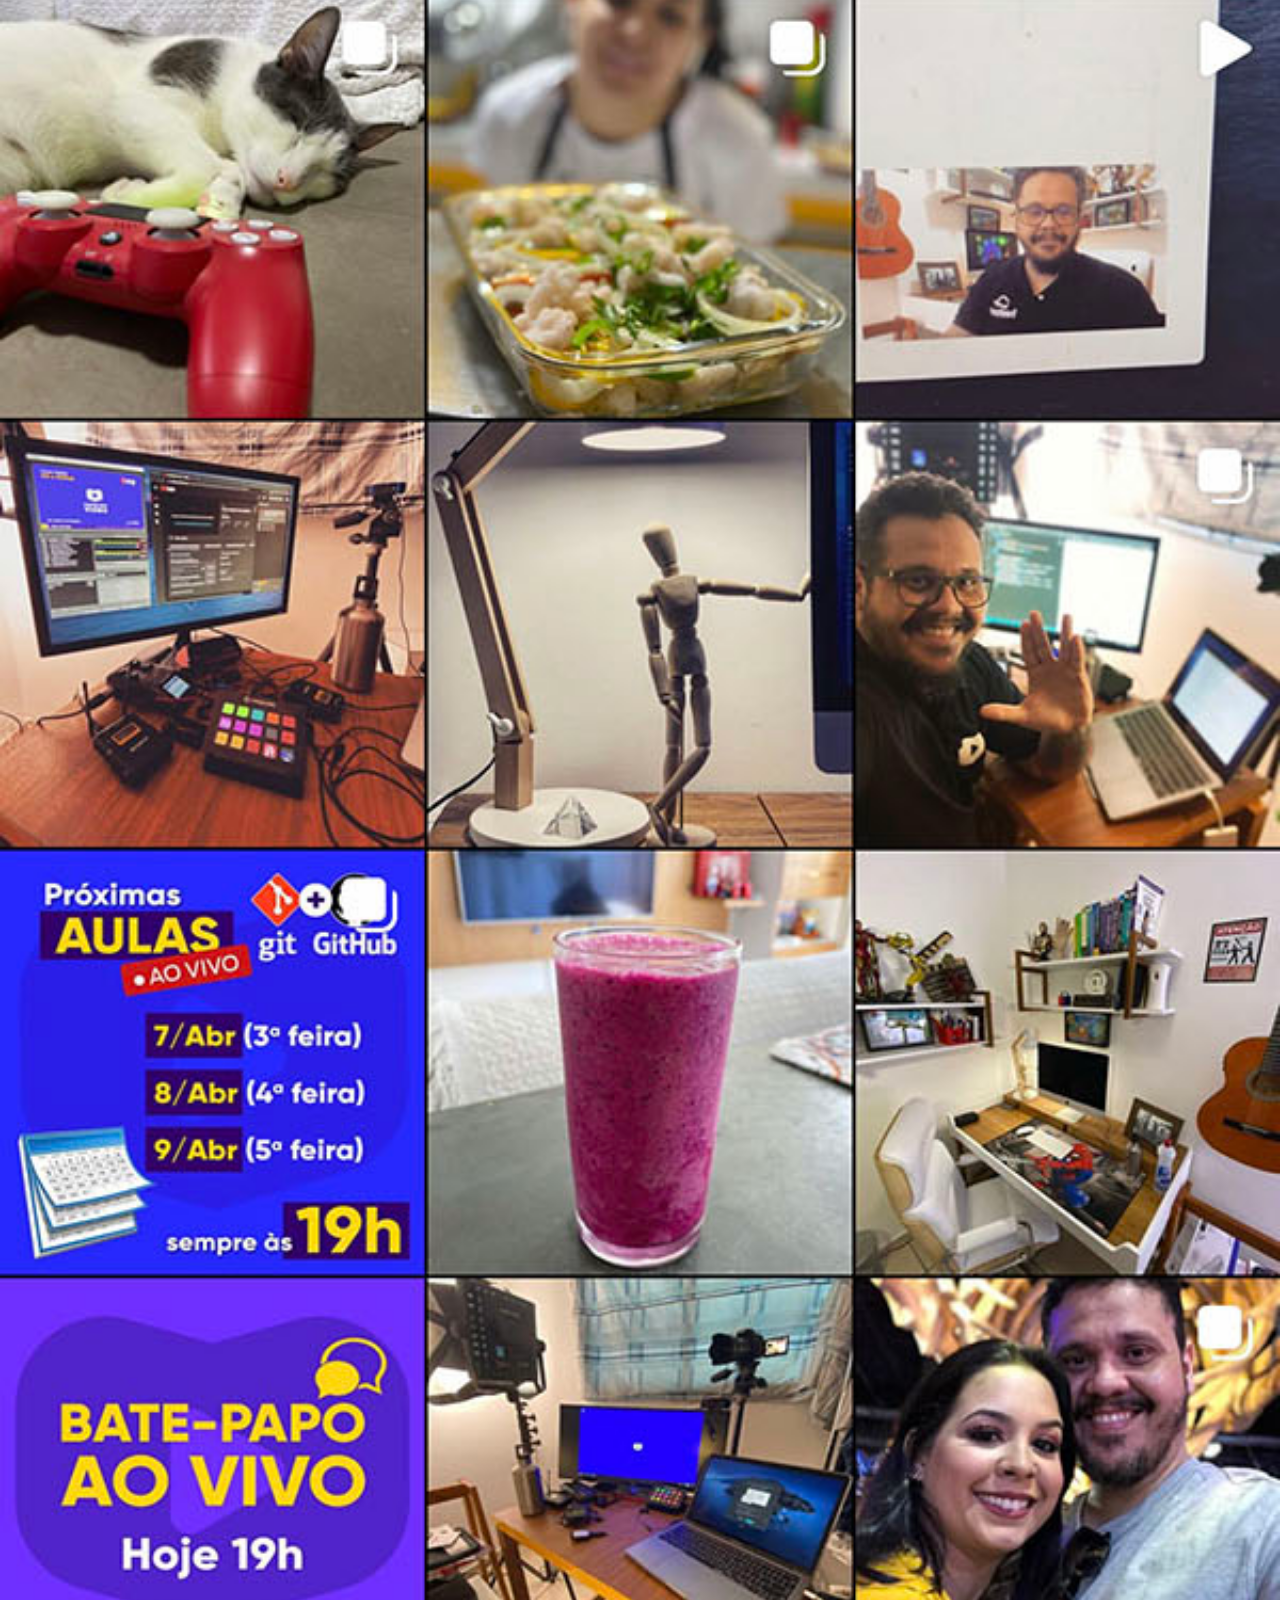
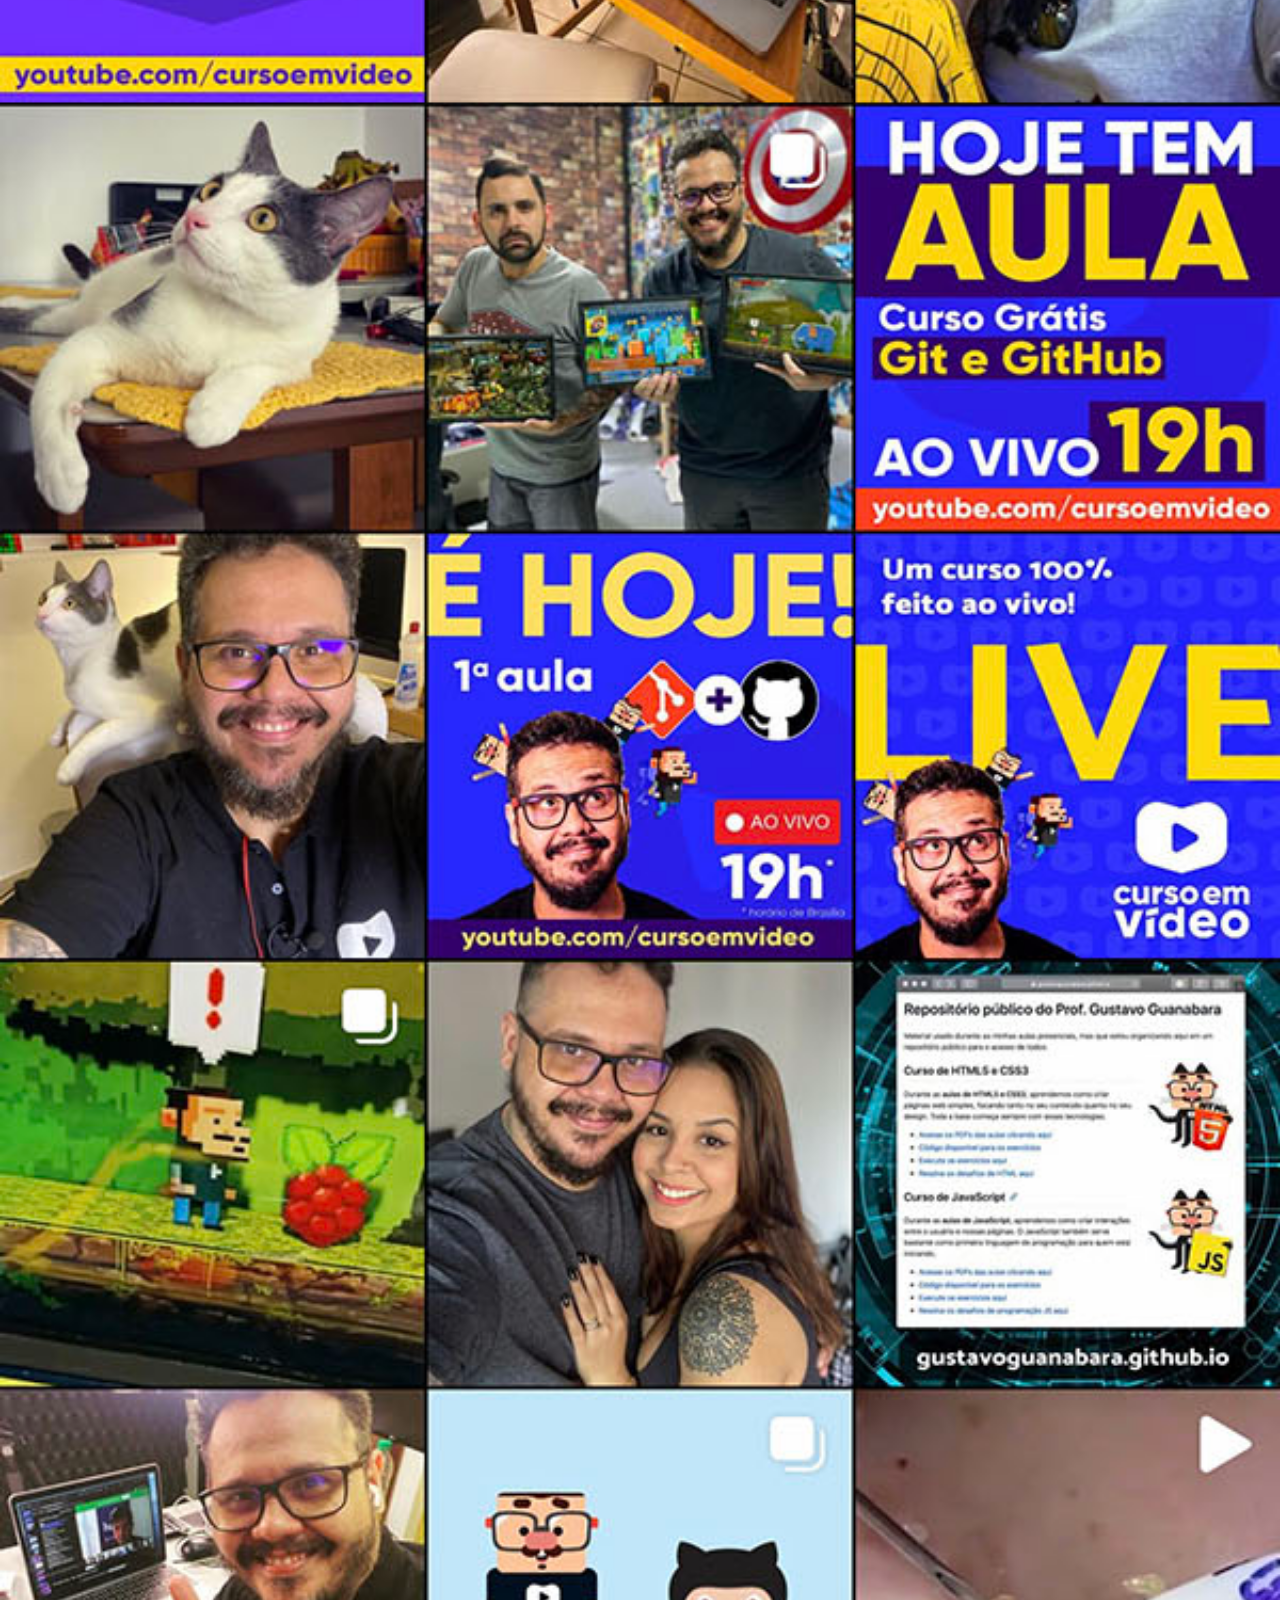
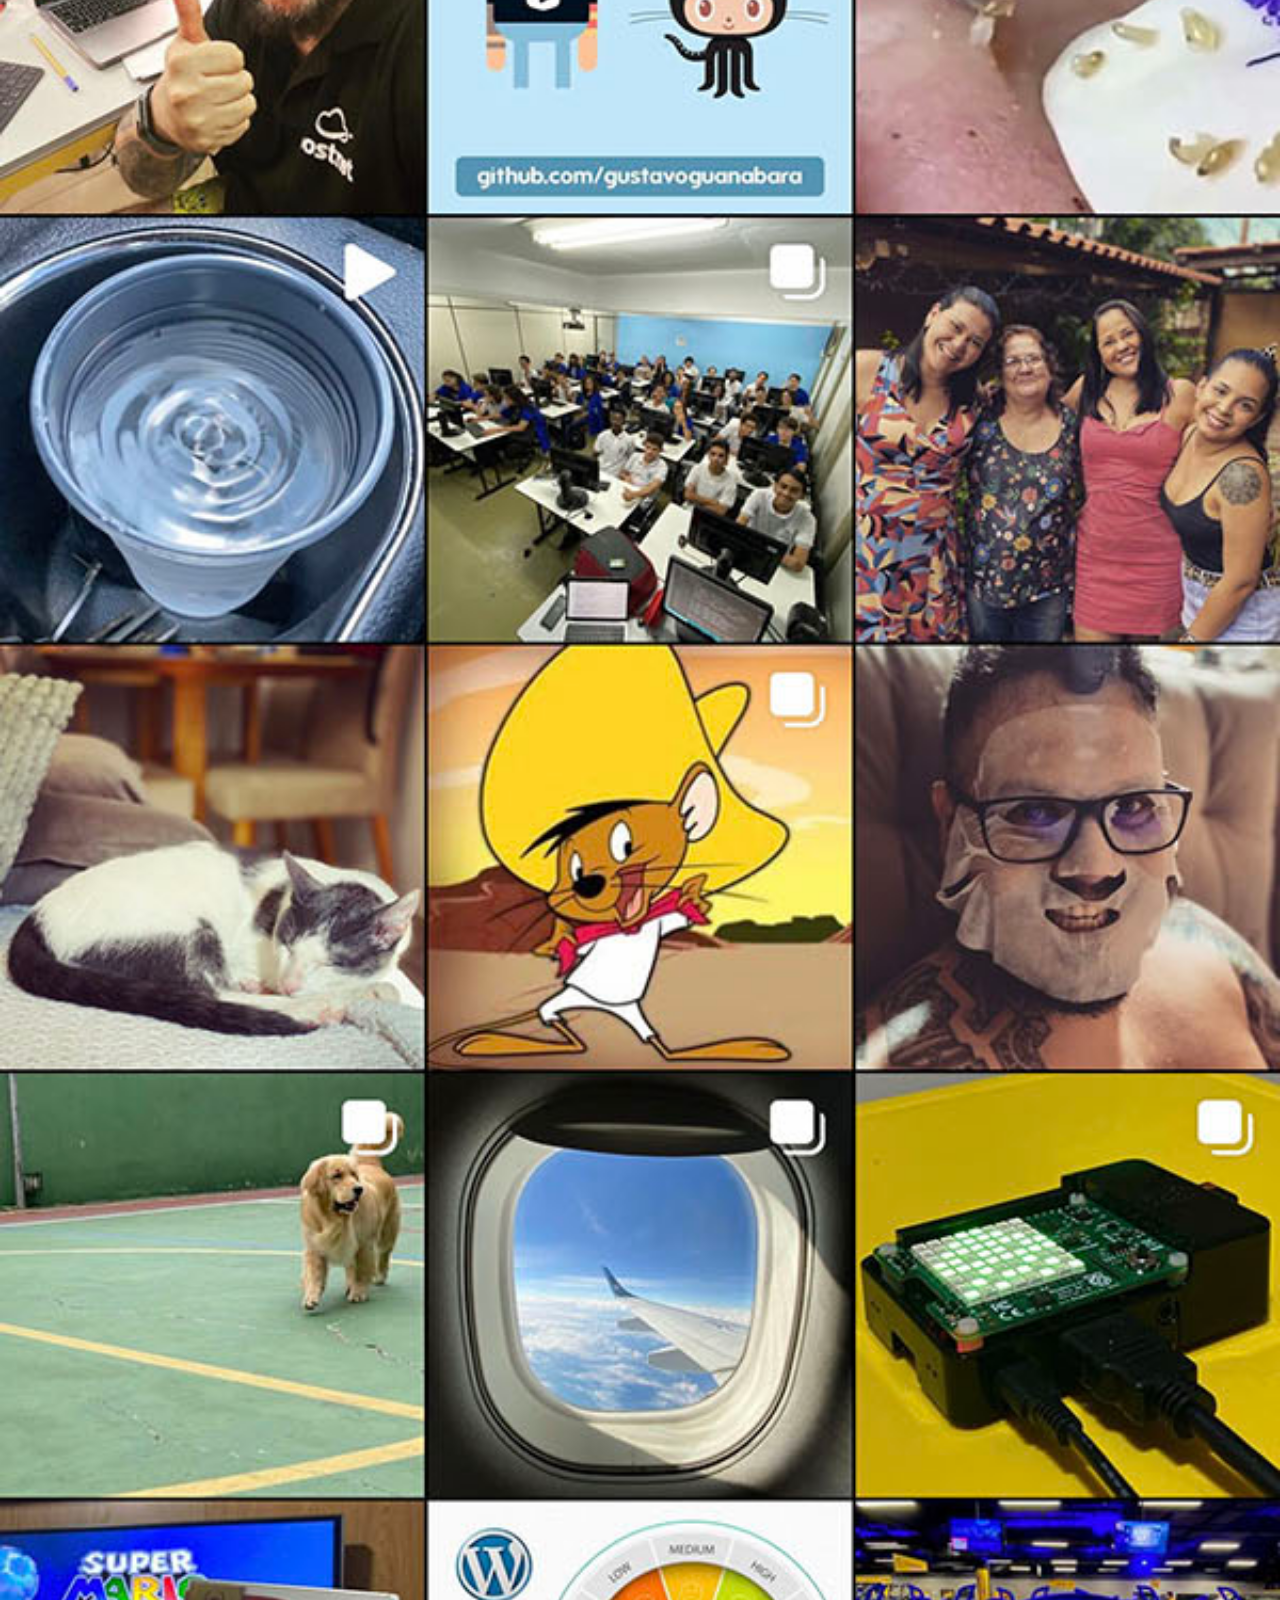
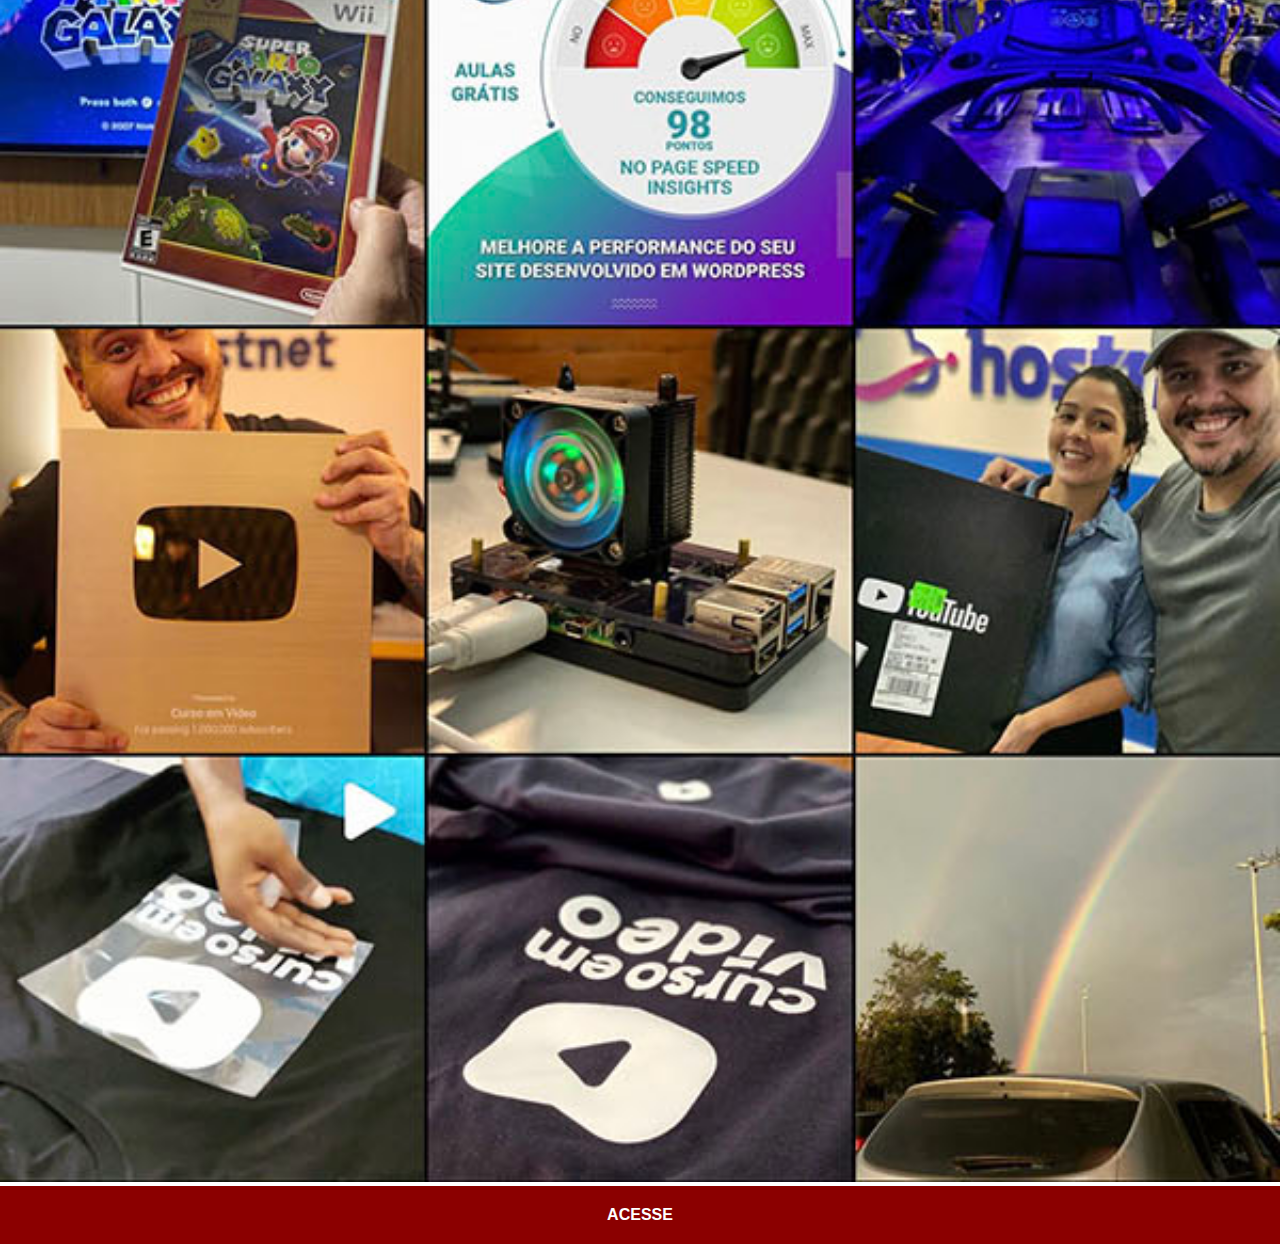
<file: instagram.html>
<!DOCTYPE html>
<html lang="pt-br">
<head>
    <meta charset="UTF-8">
    <meta http-equiv="X-UA-Compatible" content="IE=edge">
    <meta name="viewport" content="width=device-width, initial-scale=1.0">
    <link rel="stylesheet" href="estilos/social.css">
    <title>Document</title>
</head>
<body>
    <img src="imagens/tela-instagram.jpg" alt="Instagram">
    <a href="https://www.instagram.com" target="_blank">ACESSE</a>
</body>
</html>
</file>
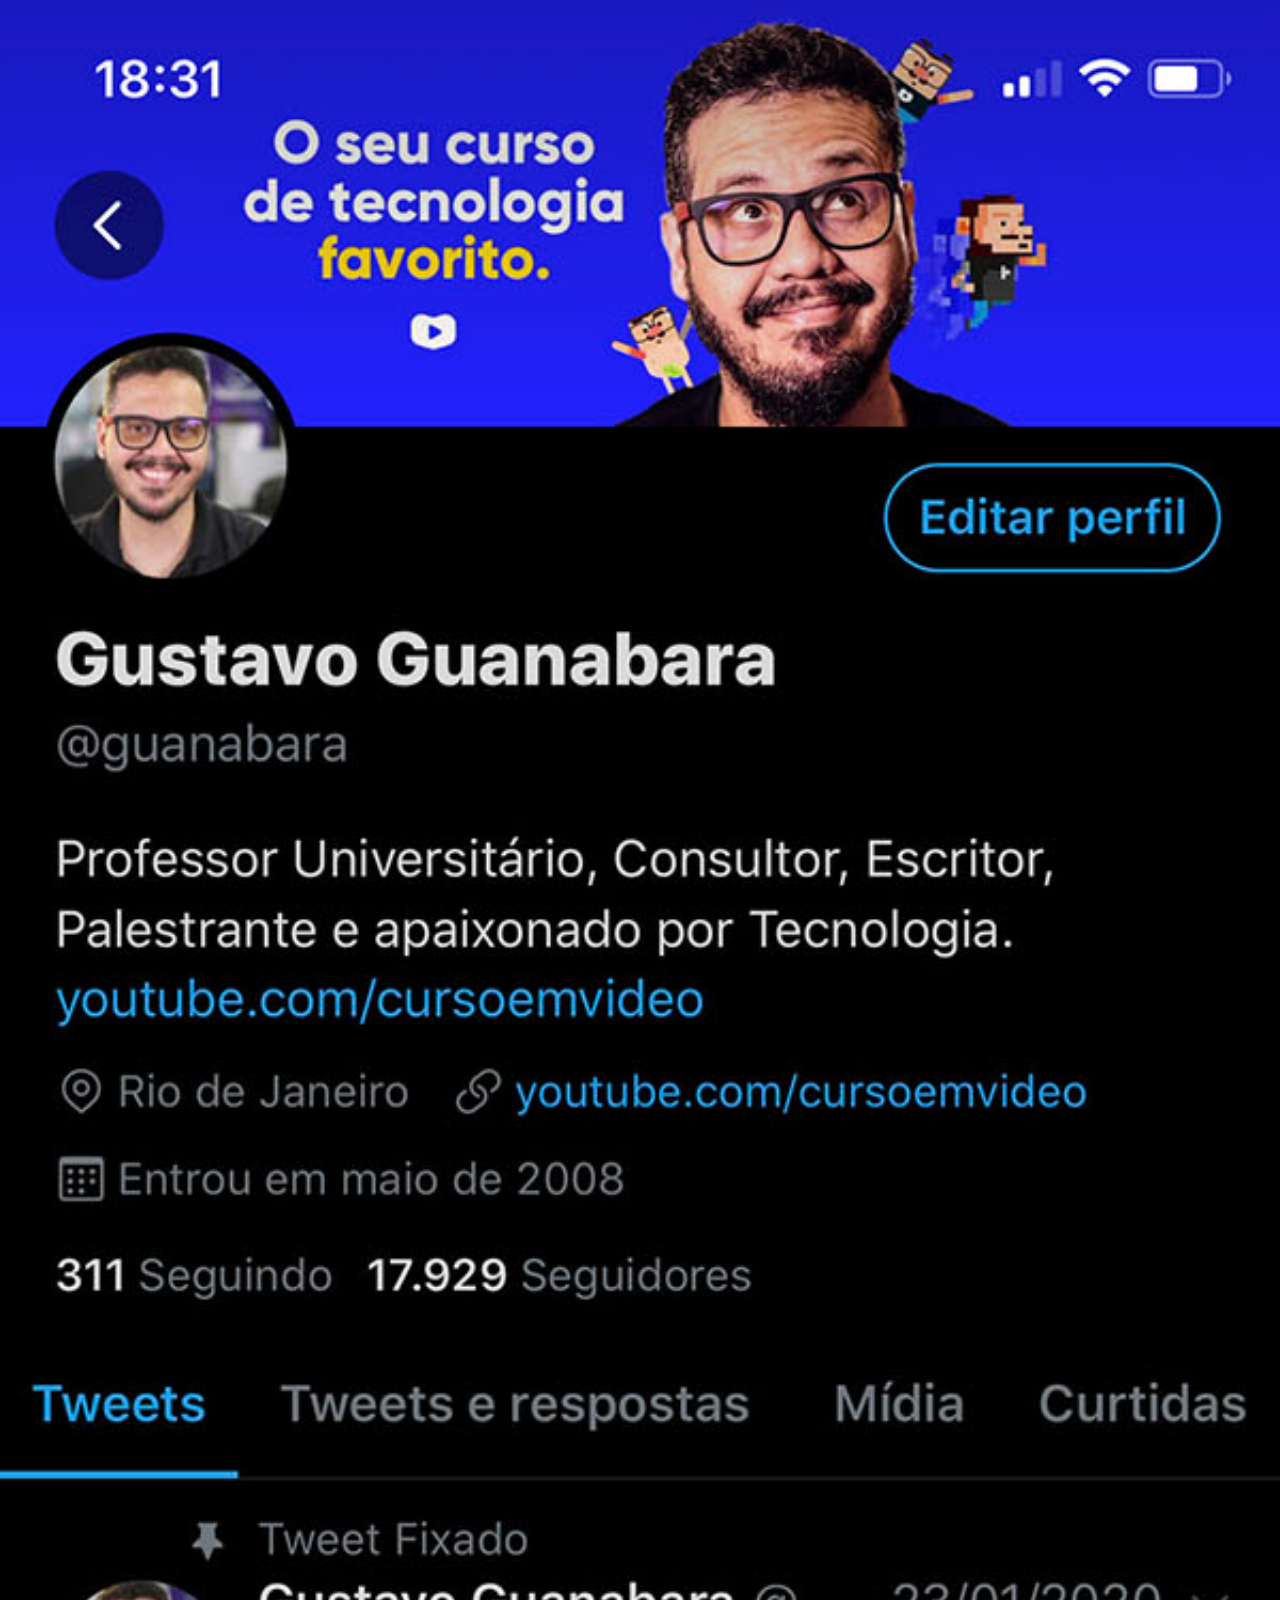
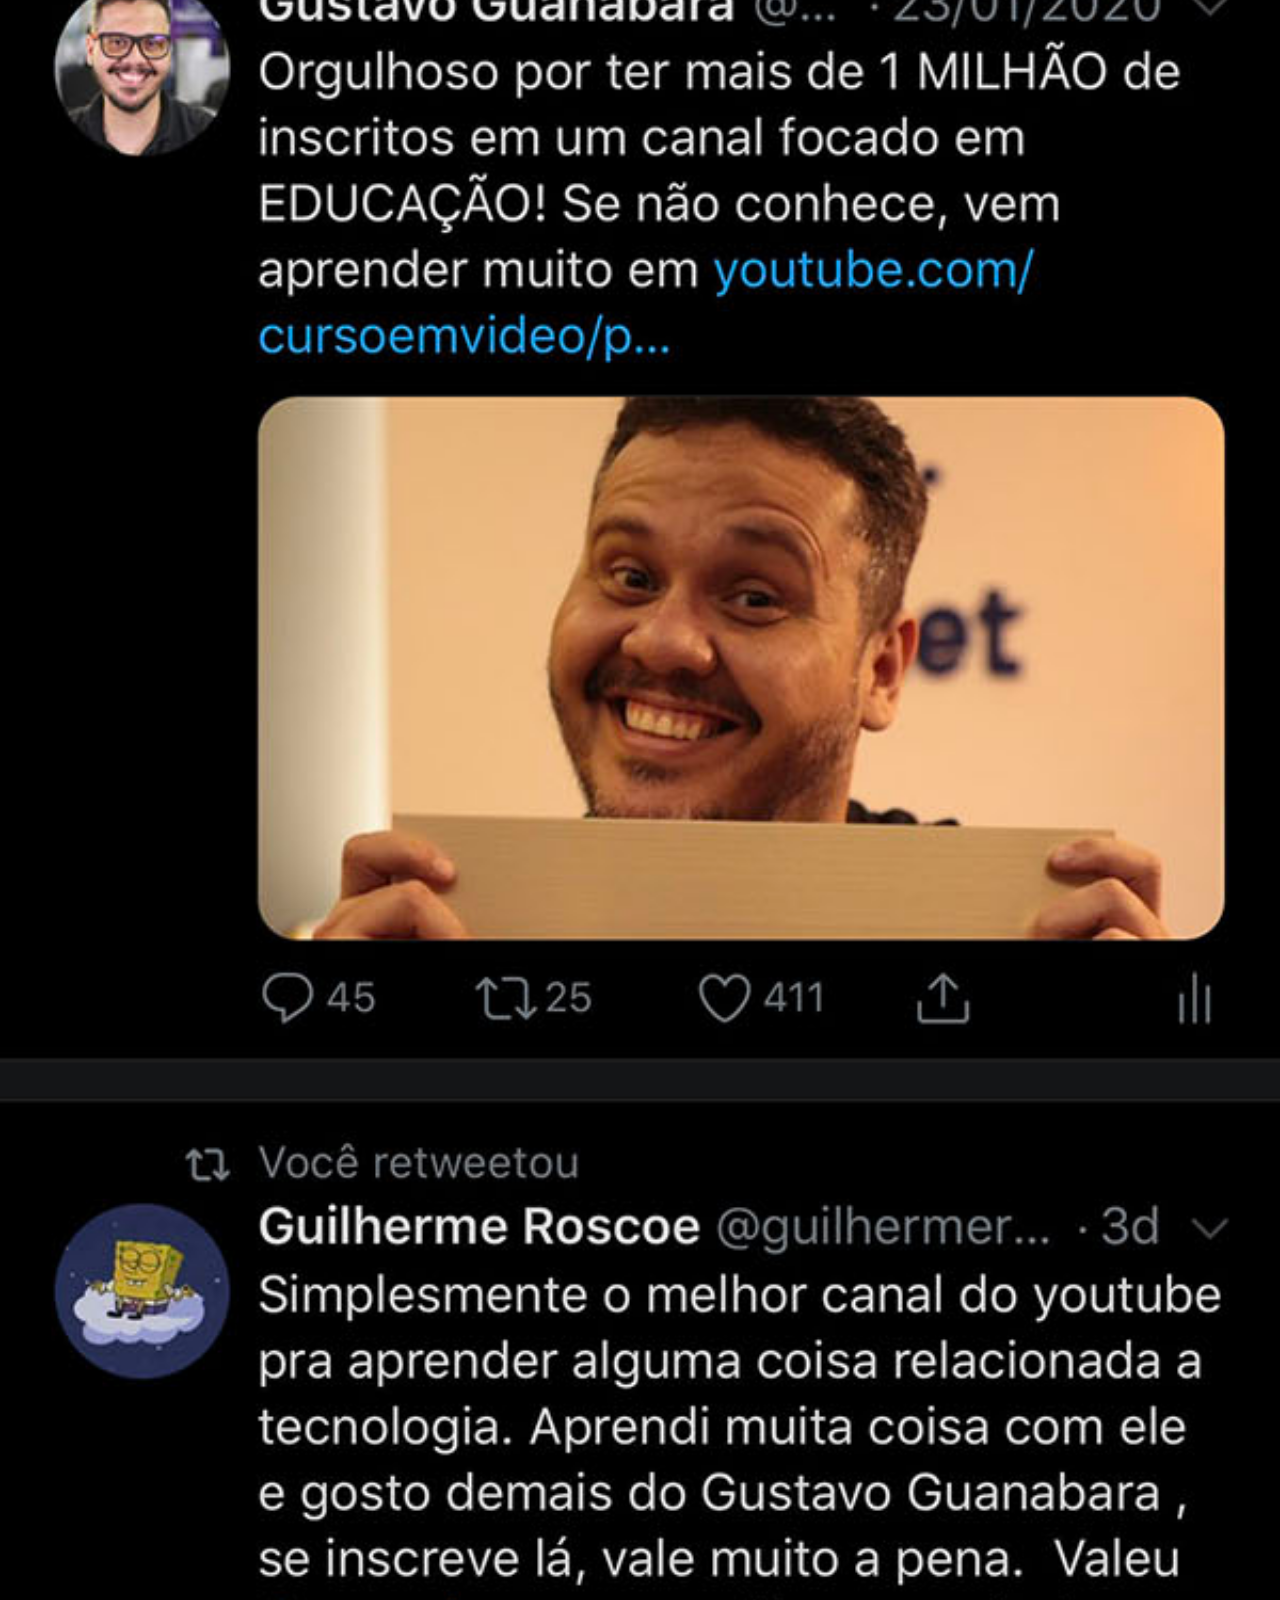
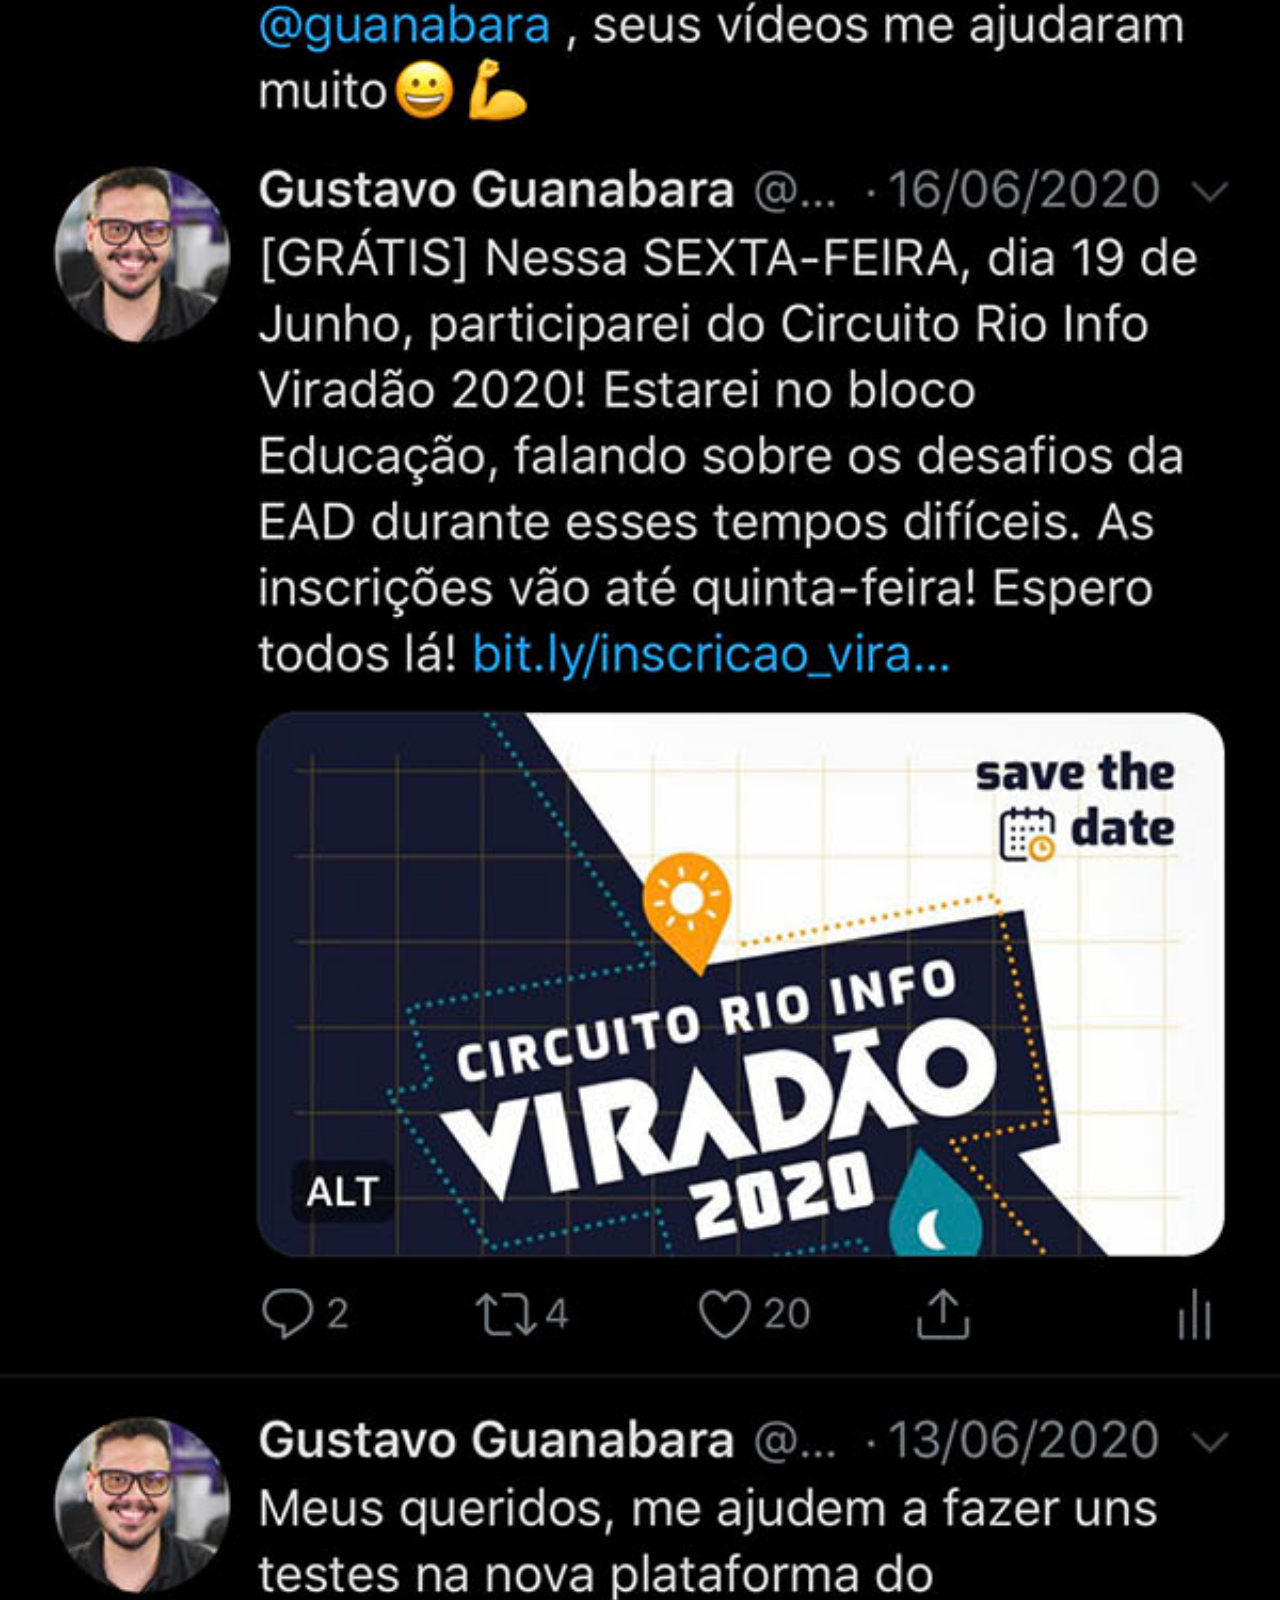
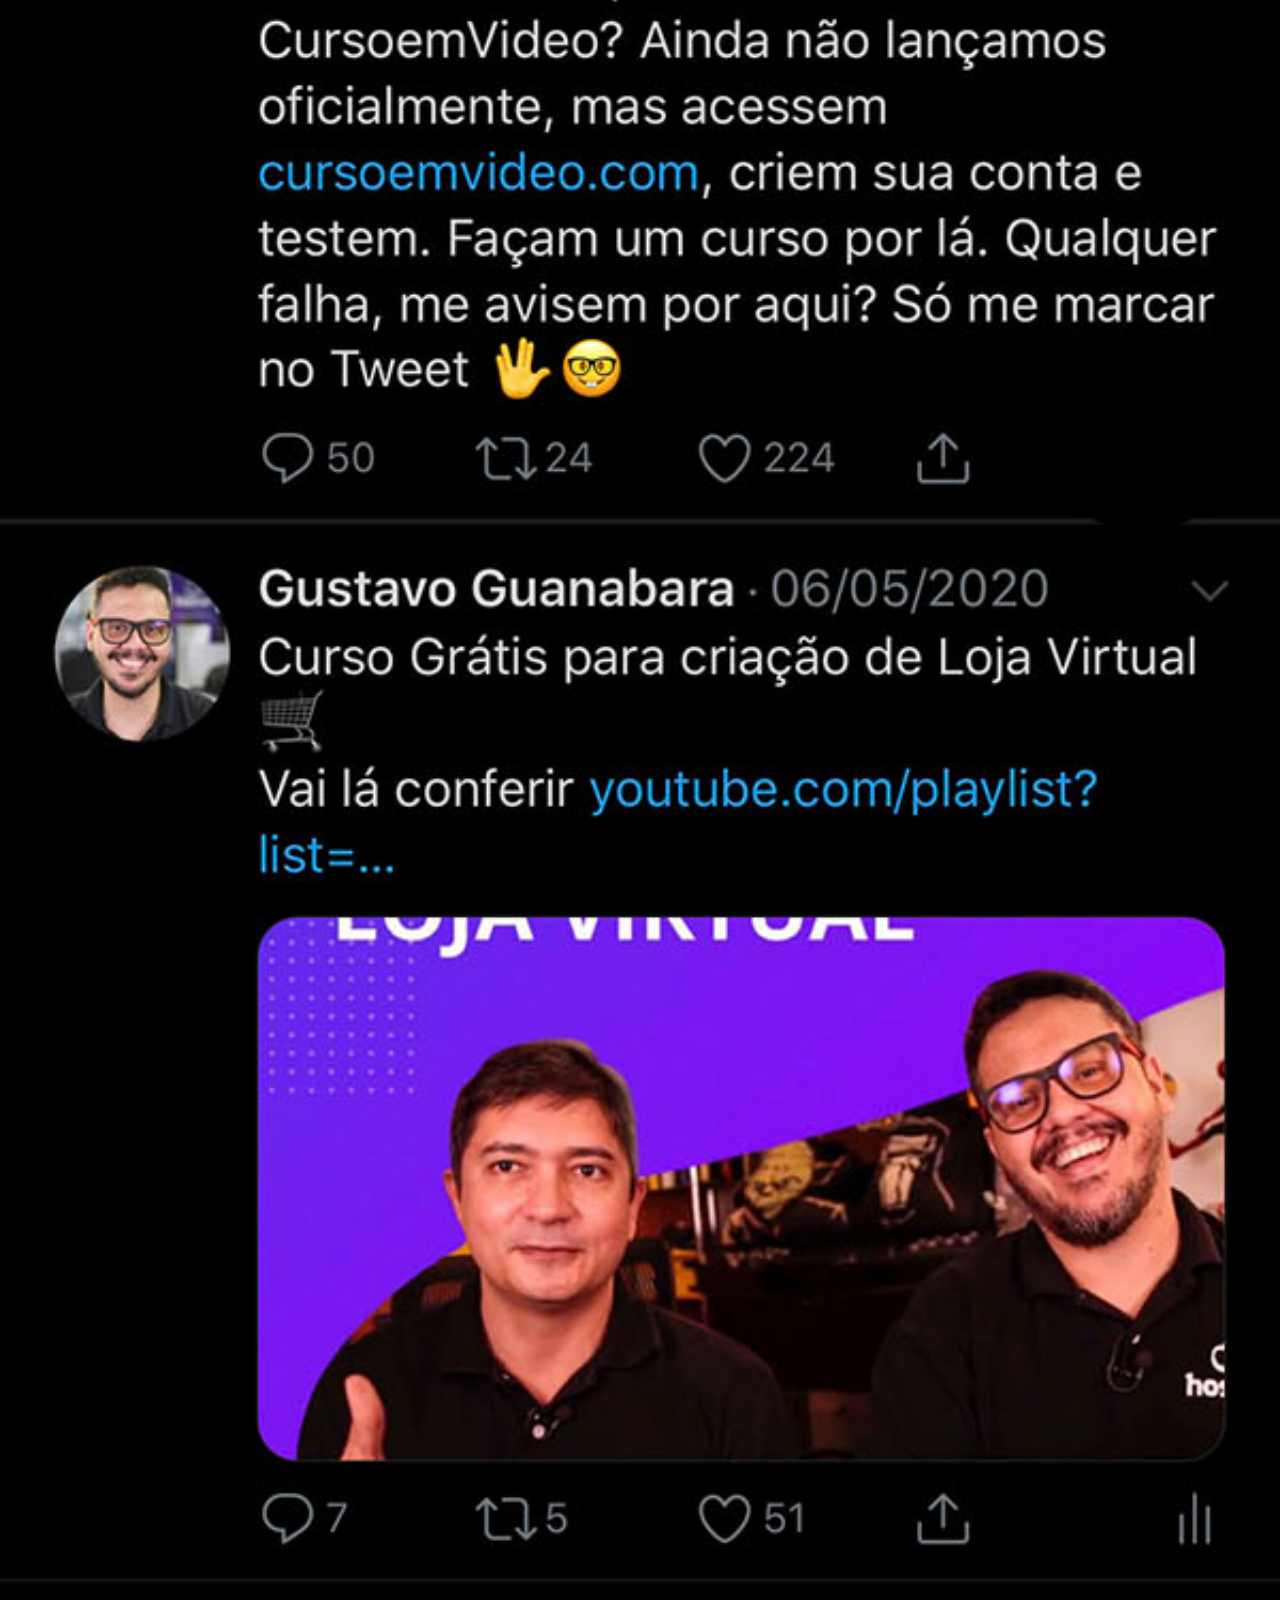
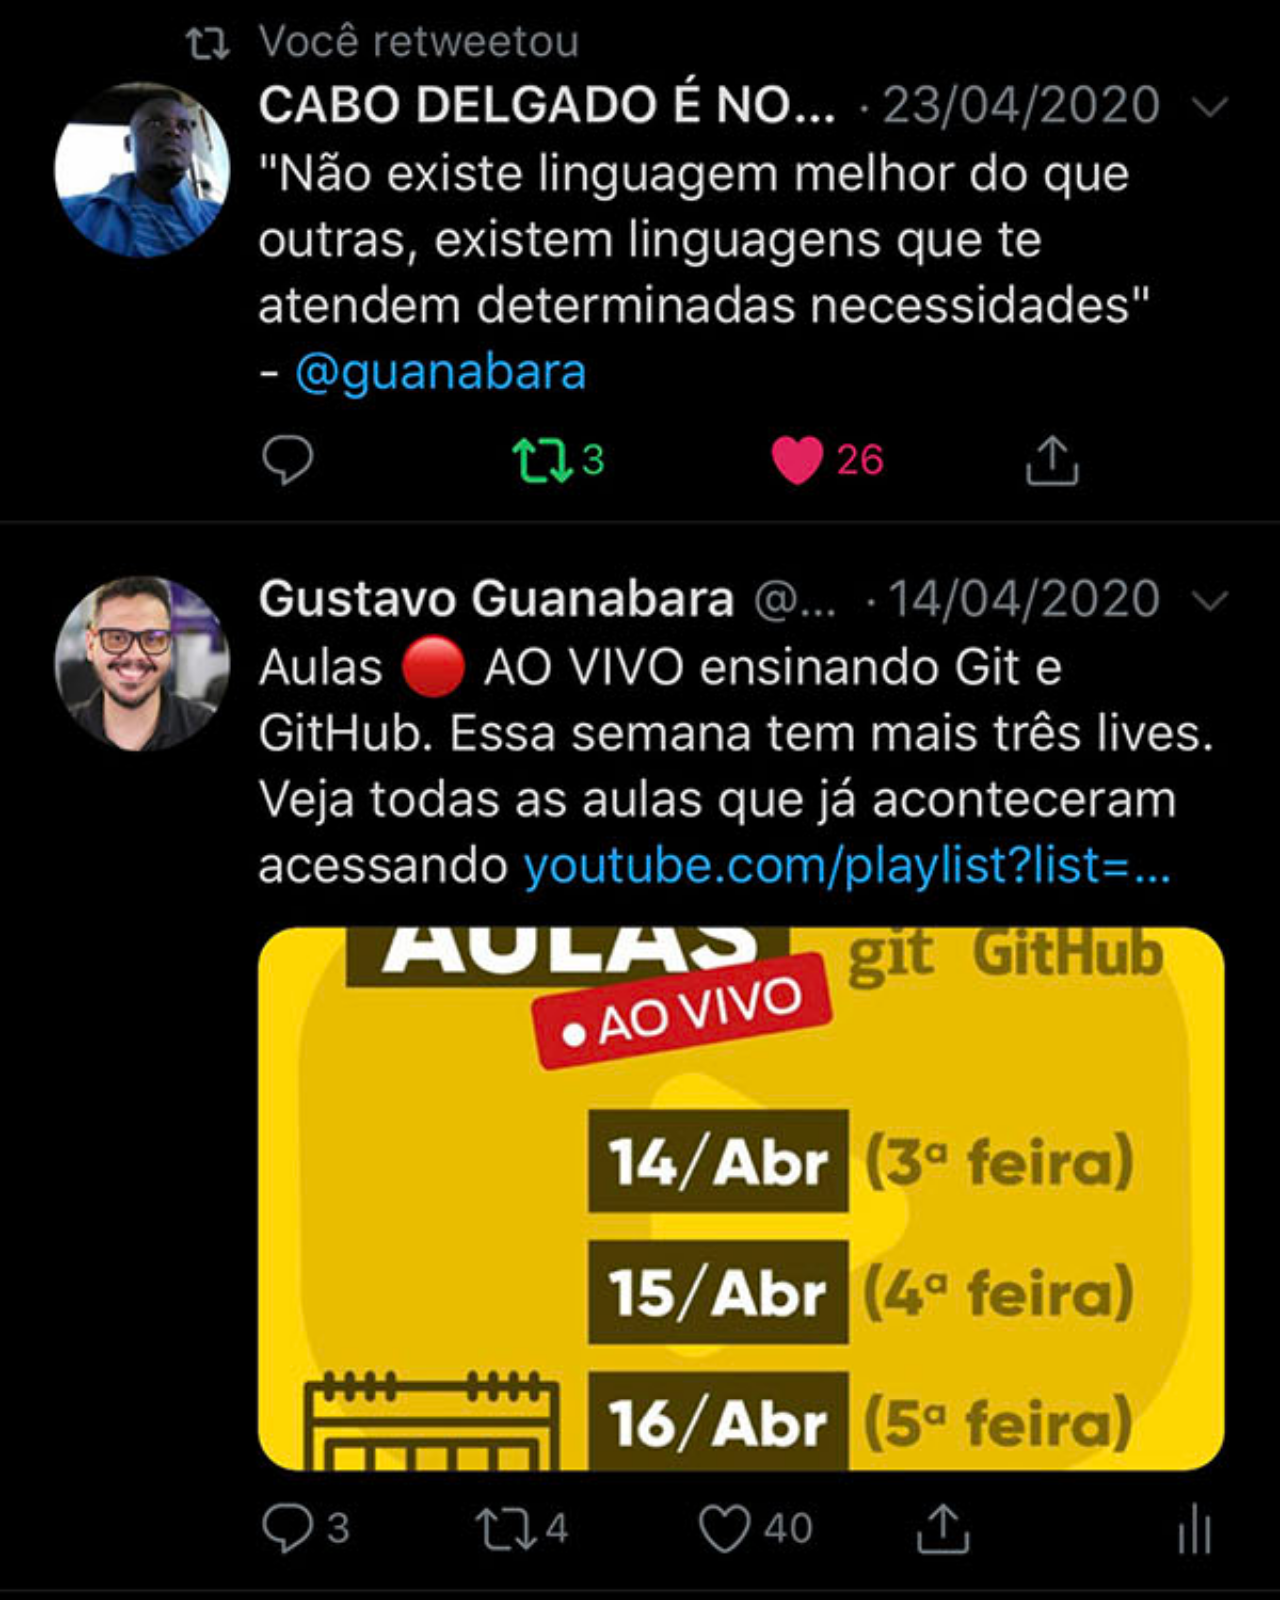
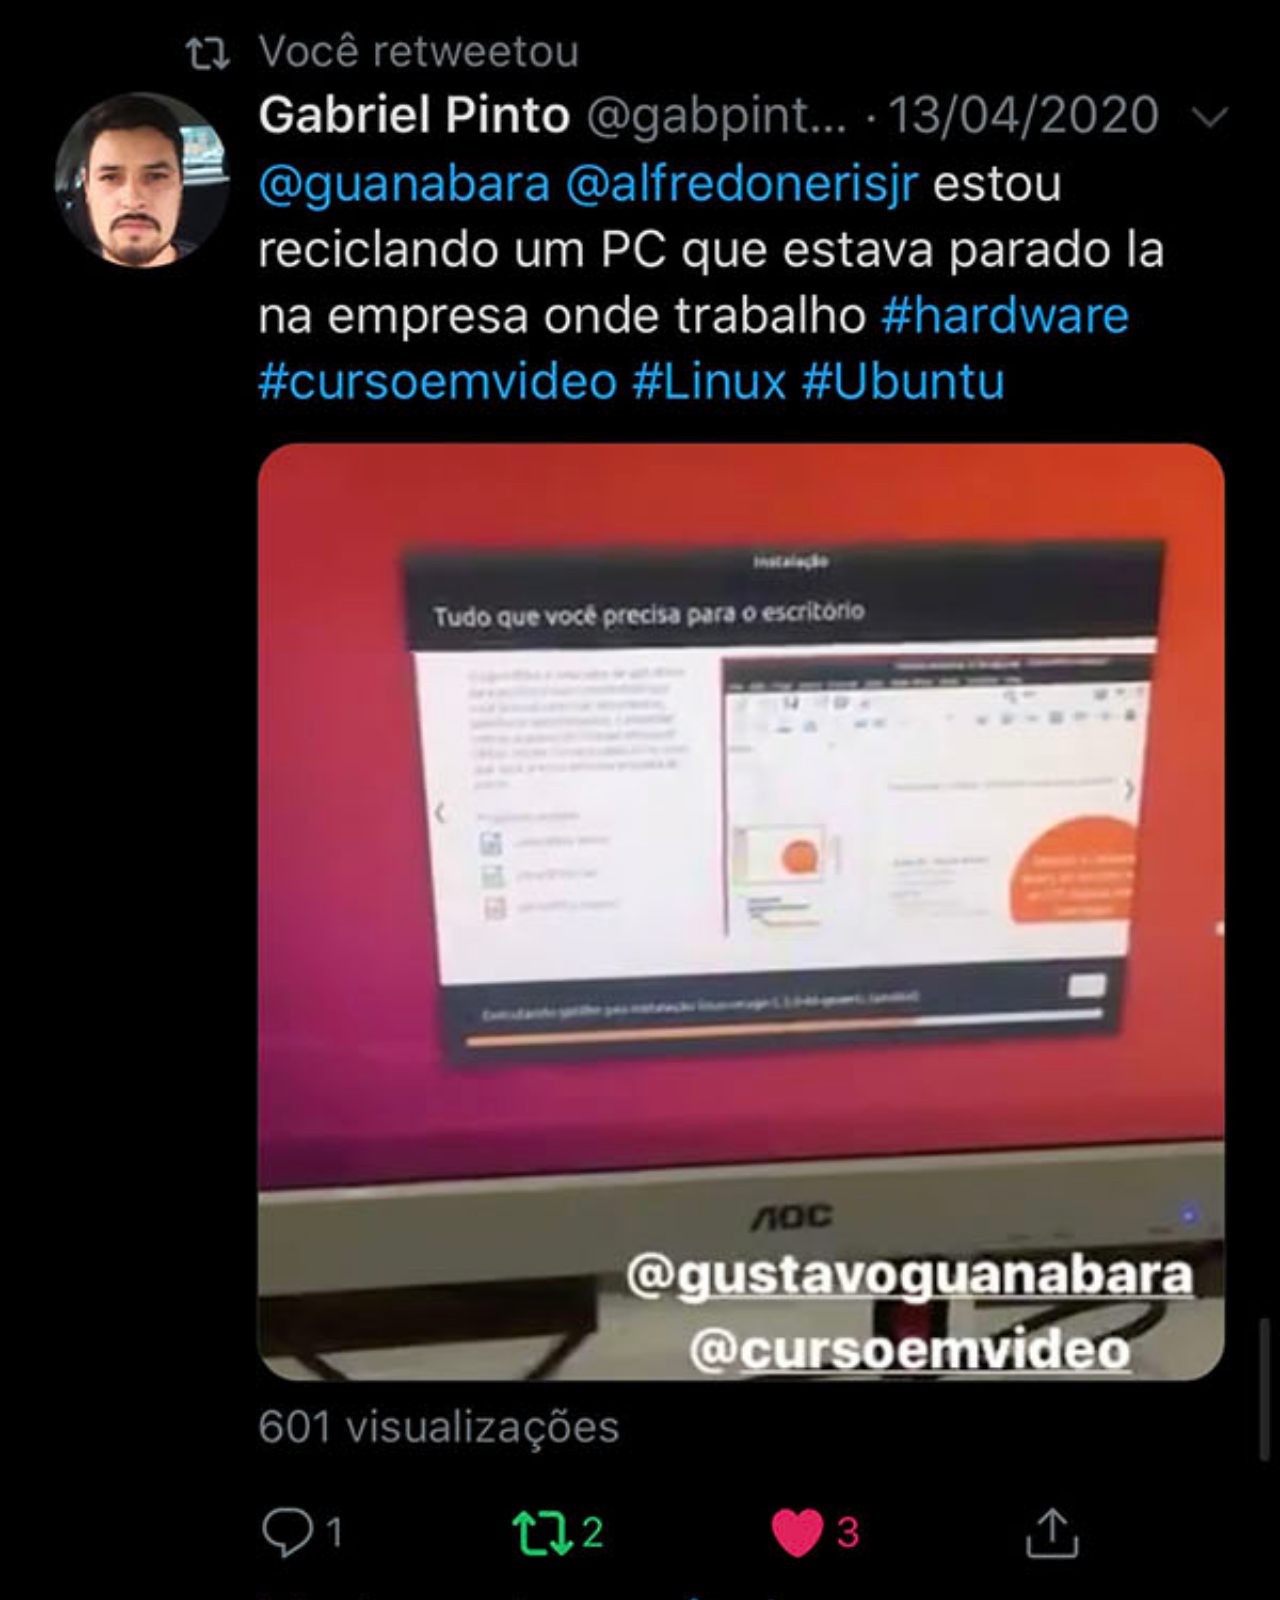
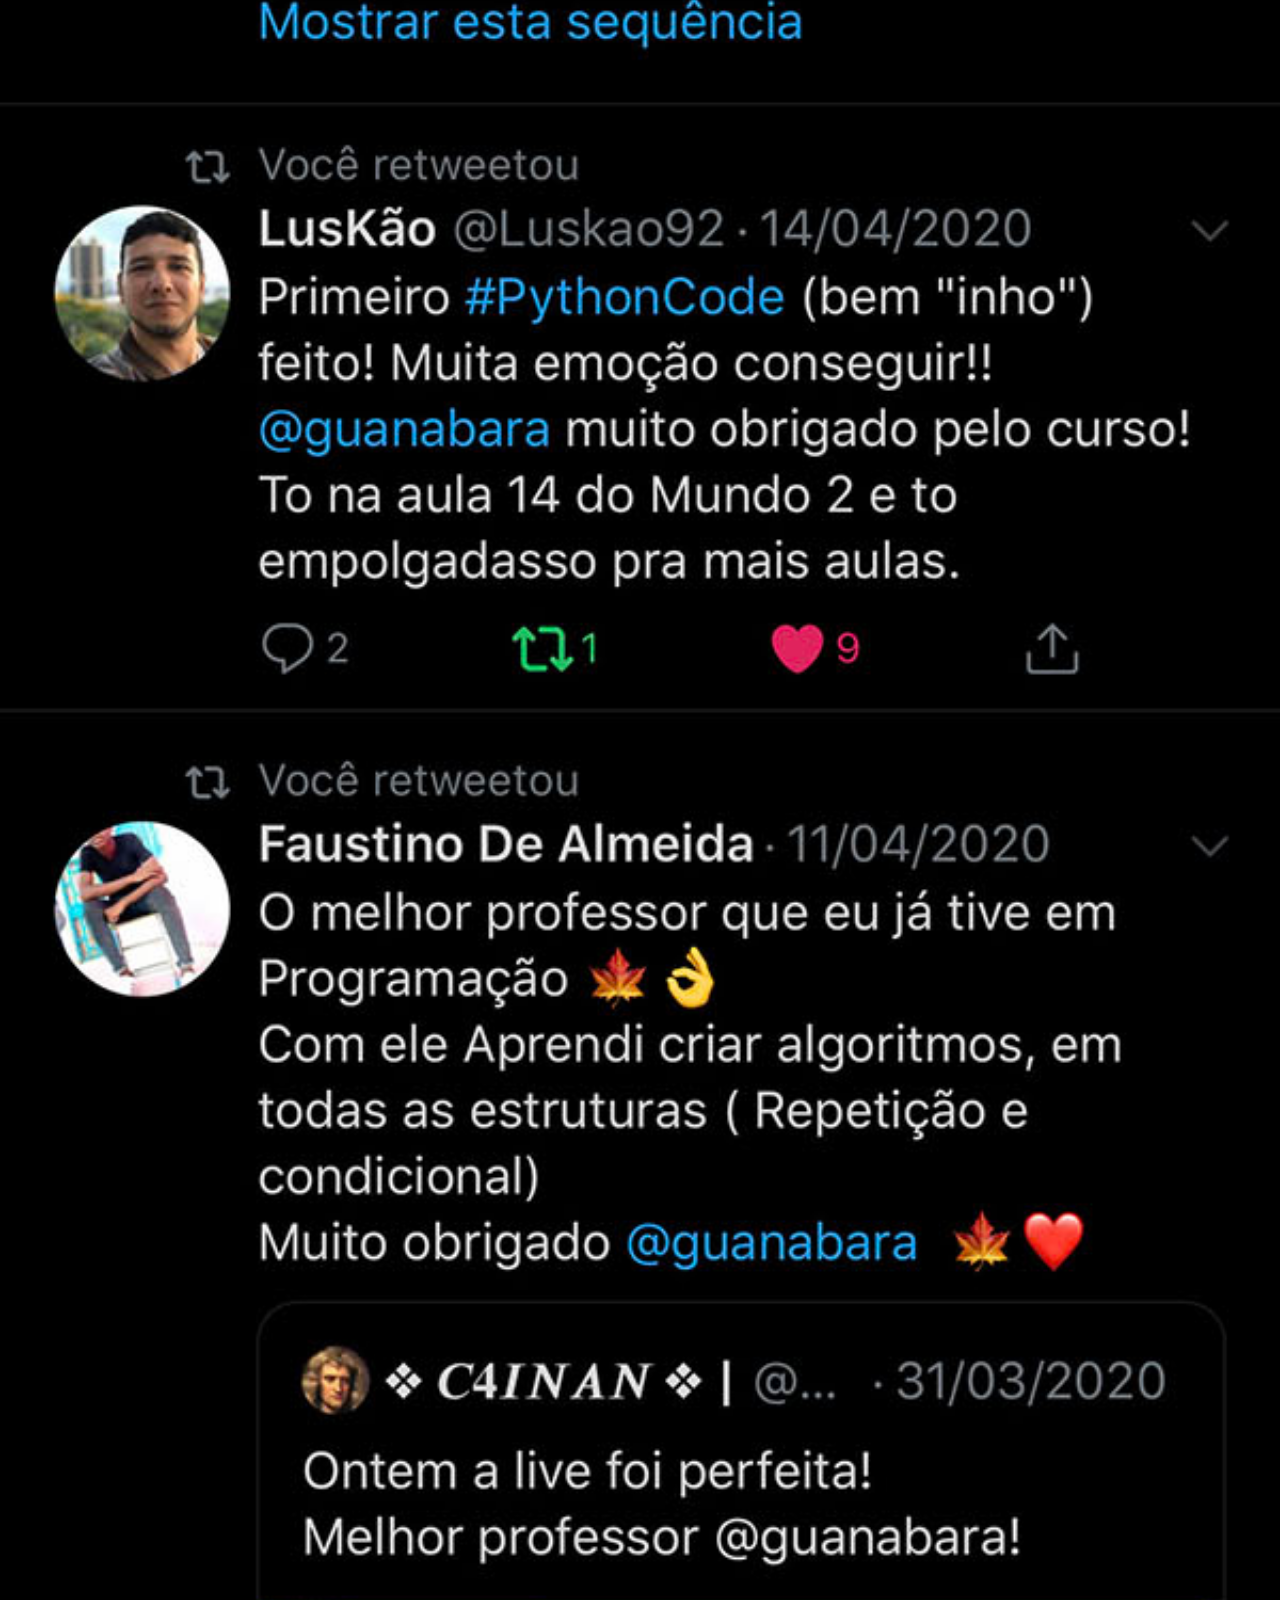
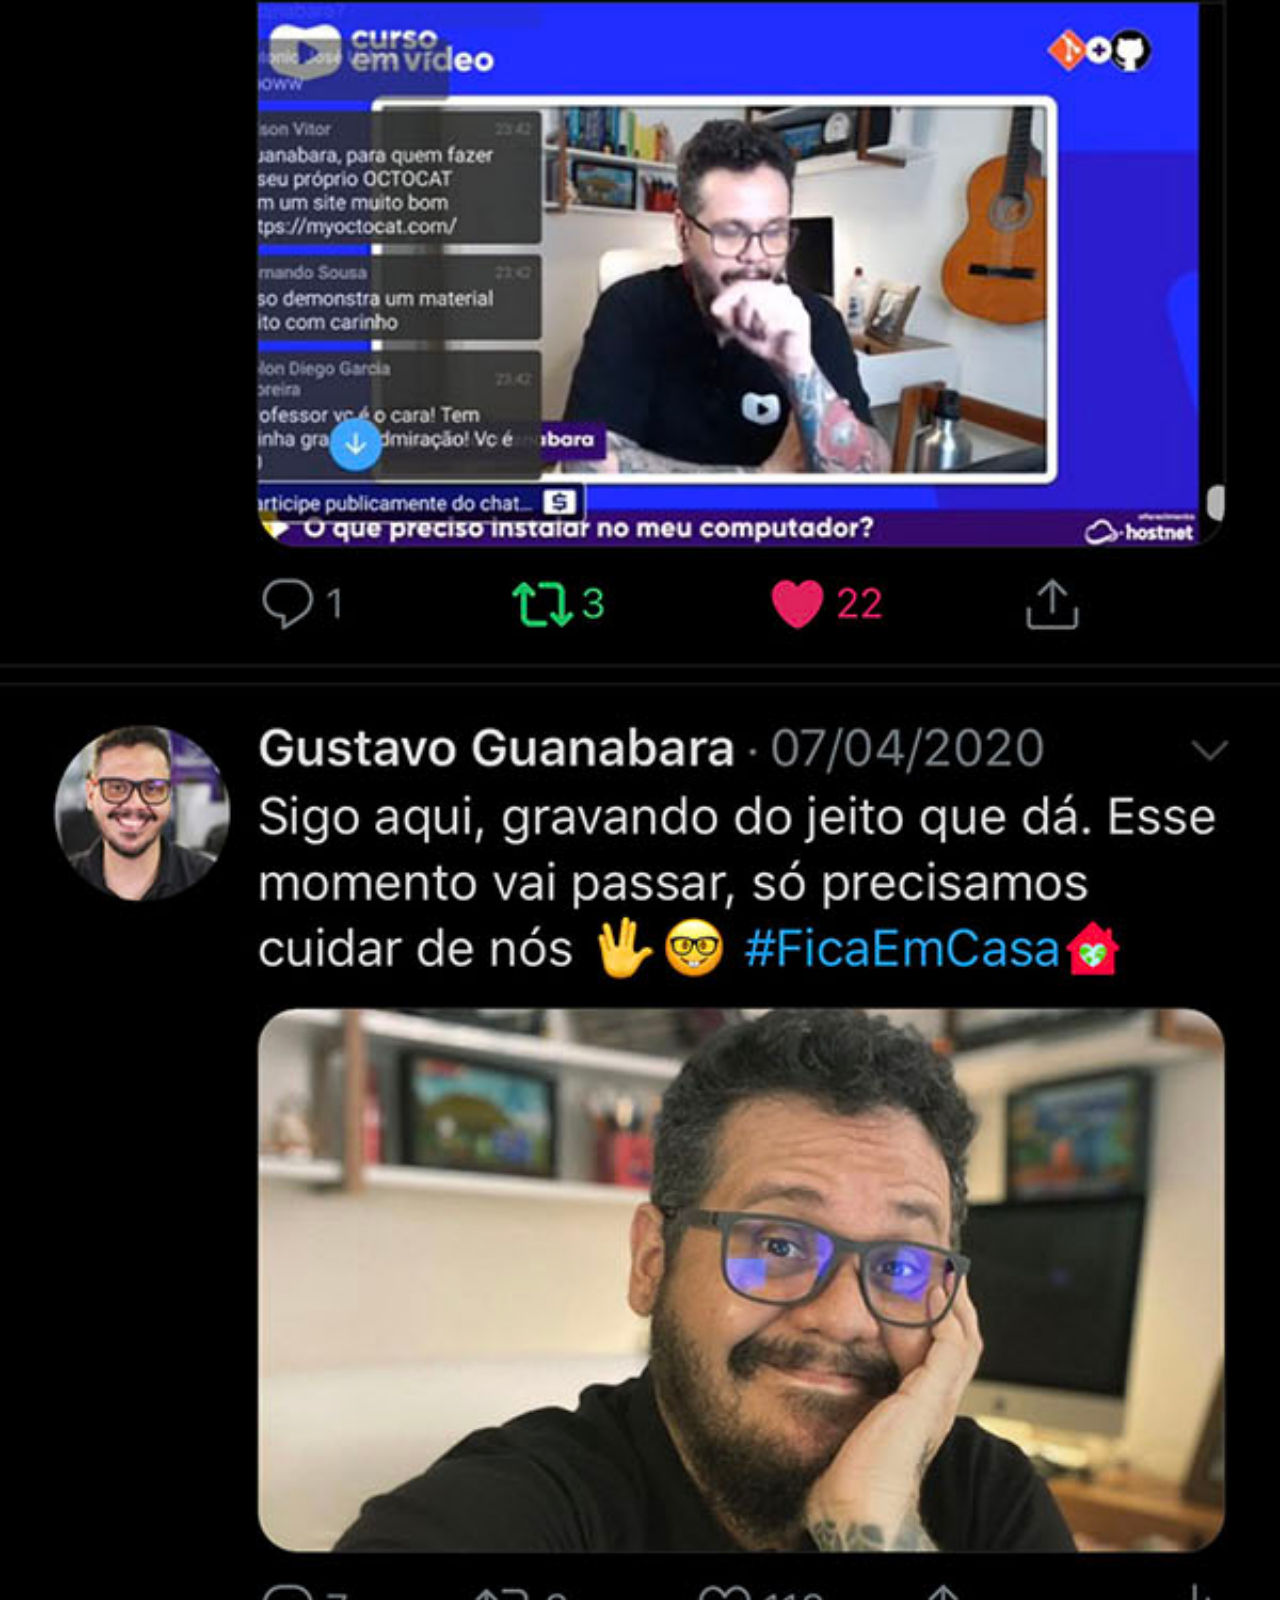
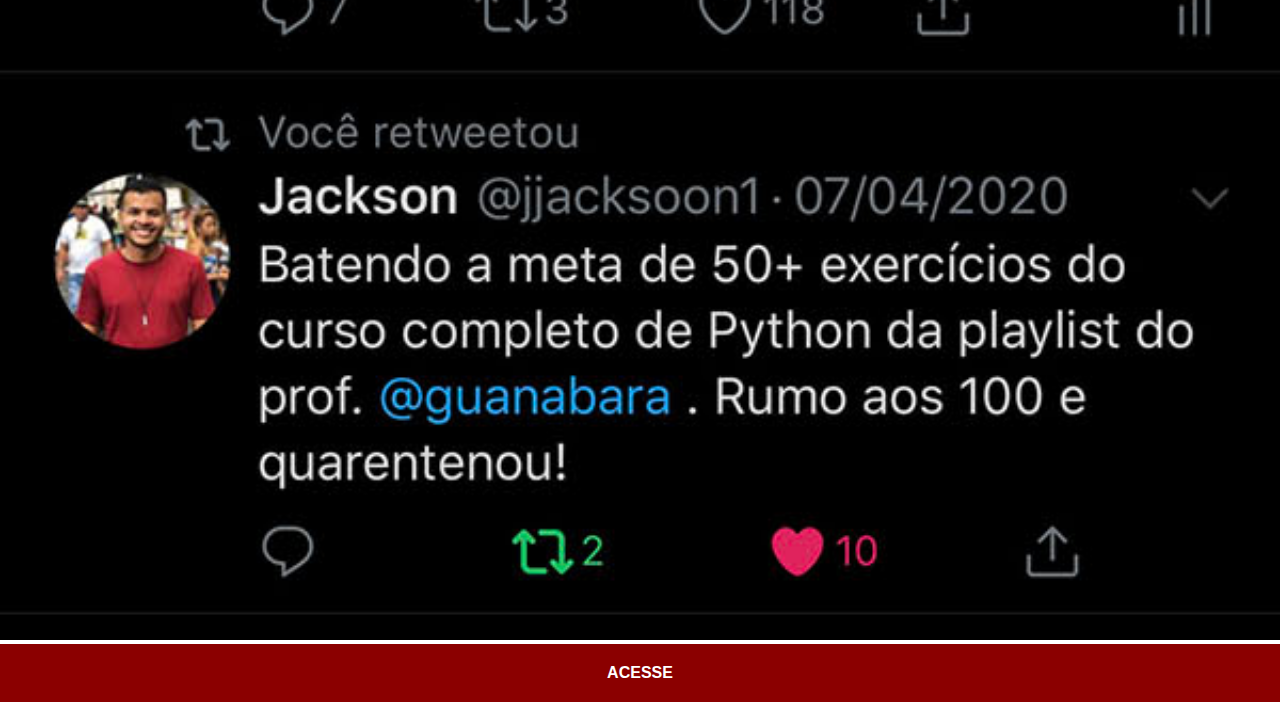
<file: twitter.html>
<!DOCTYPE html>
<html lang="pt-br">
<head>
    <meta charset="UTF-8">
    <meta http-equiv="X-UA-Compatible" content="IE=edge">
    <meta name="viewport" content="width=device-width, initial-scale=1.0">
    <link rel="stylesheet" href="estilos/social.css">
    <title>Document</title>
</head>
<body>
    <img src="imagens/tela-twitter.jpg" alt="Twitter">
    <a href="https://www.twitter.com" target="_blank">ACESSE</a>
</body>
</html>
</file>
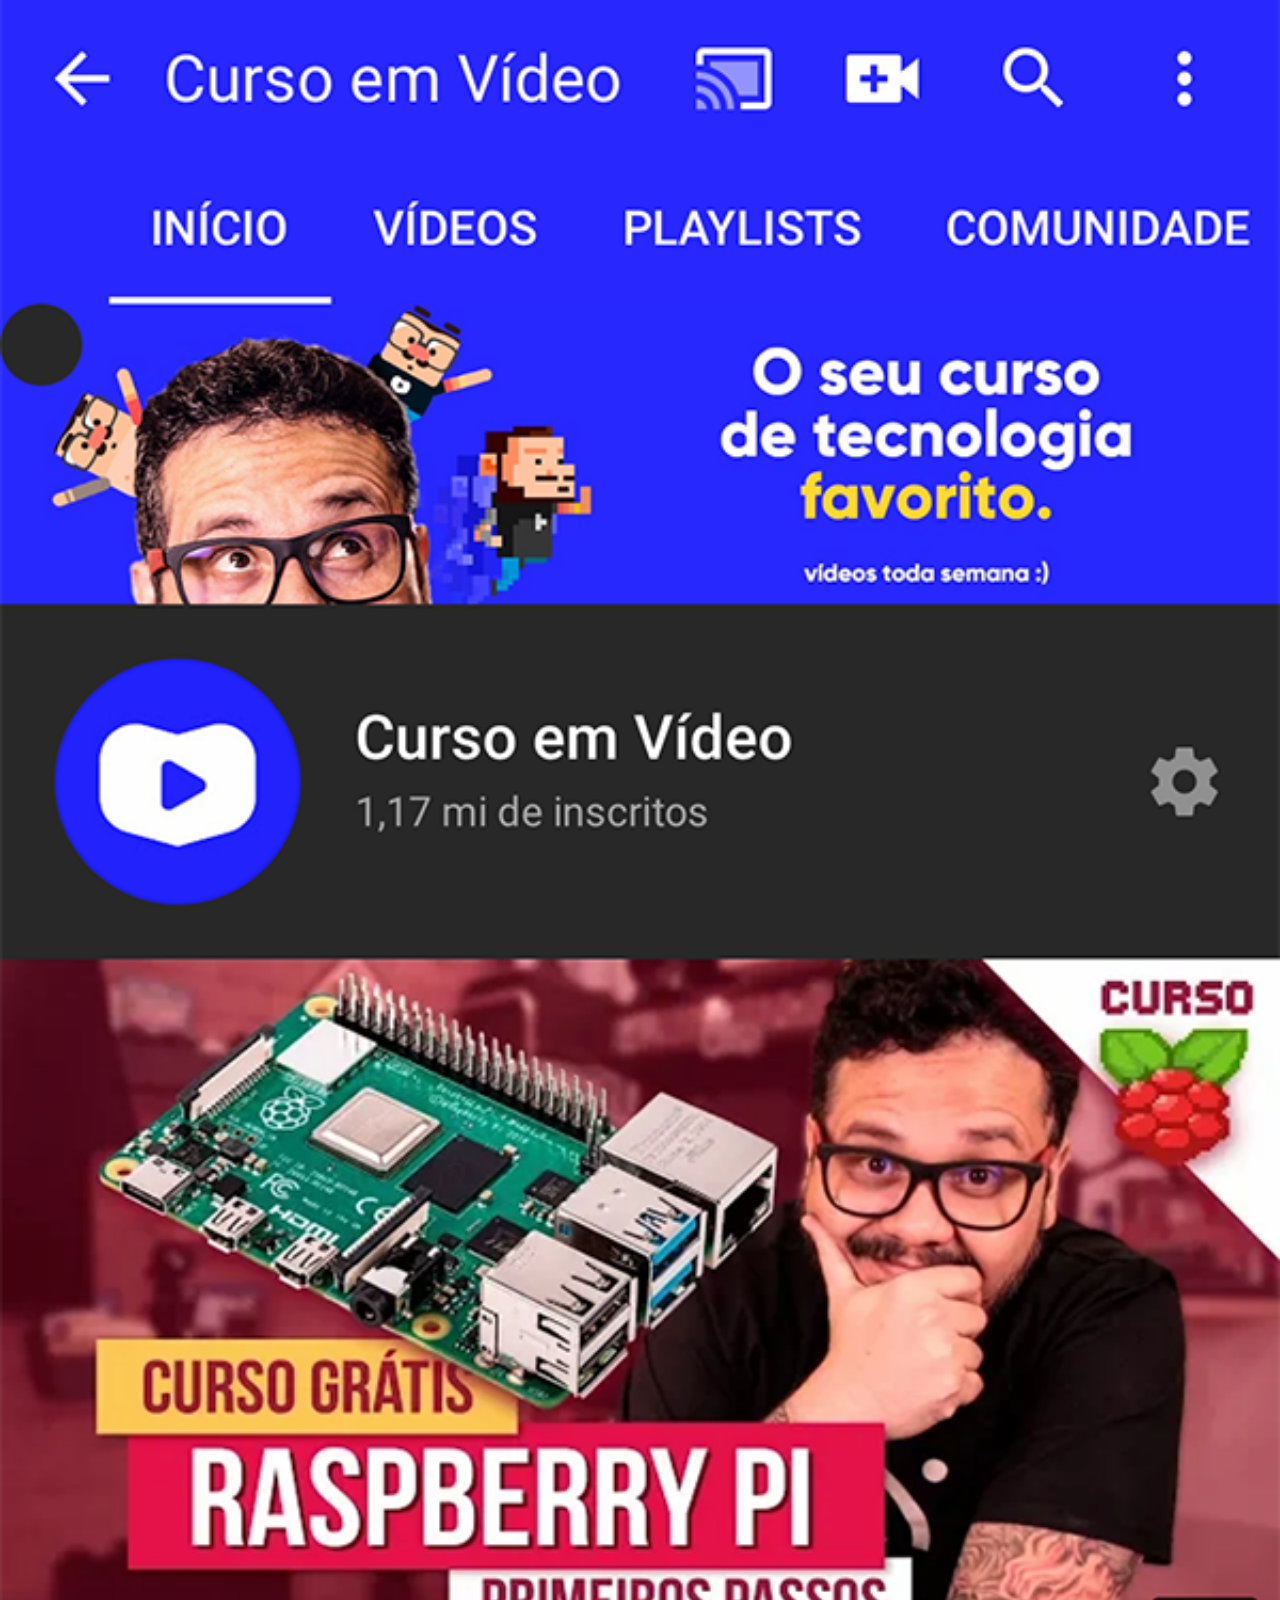
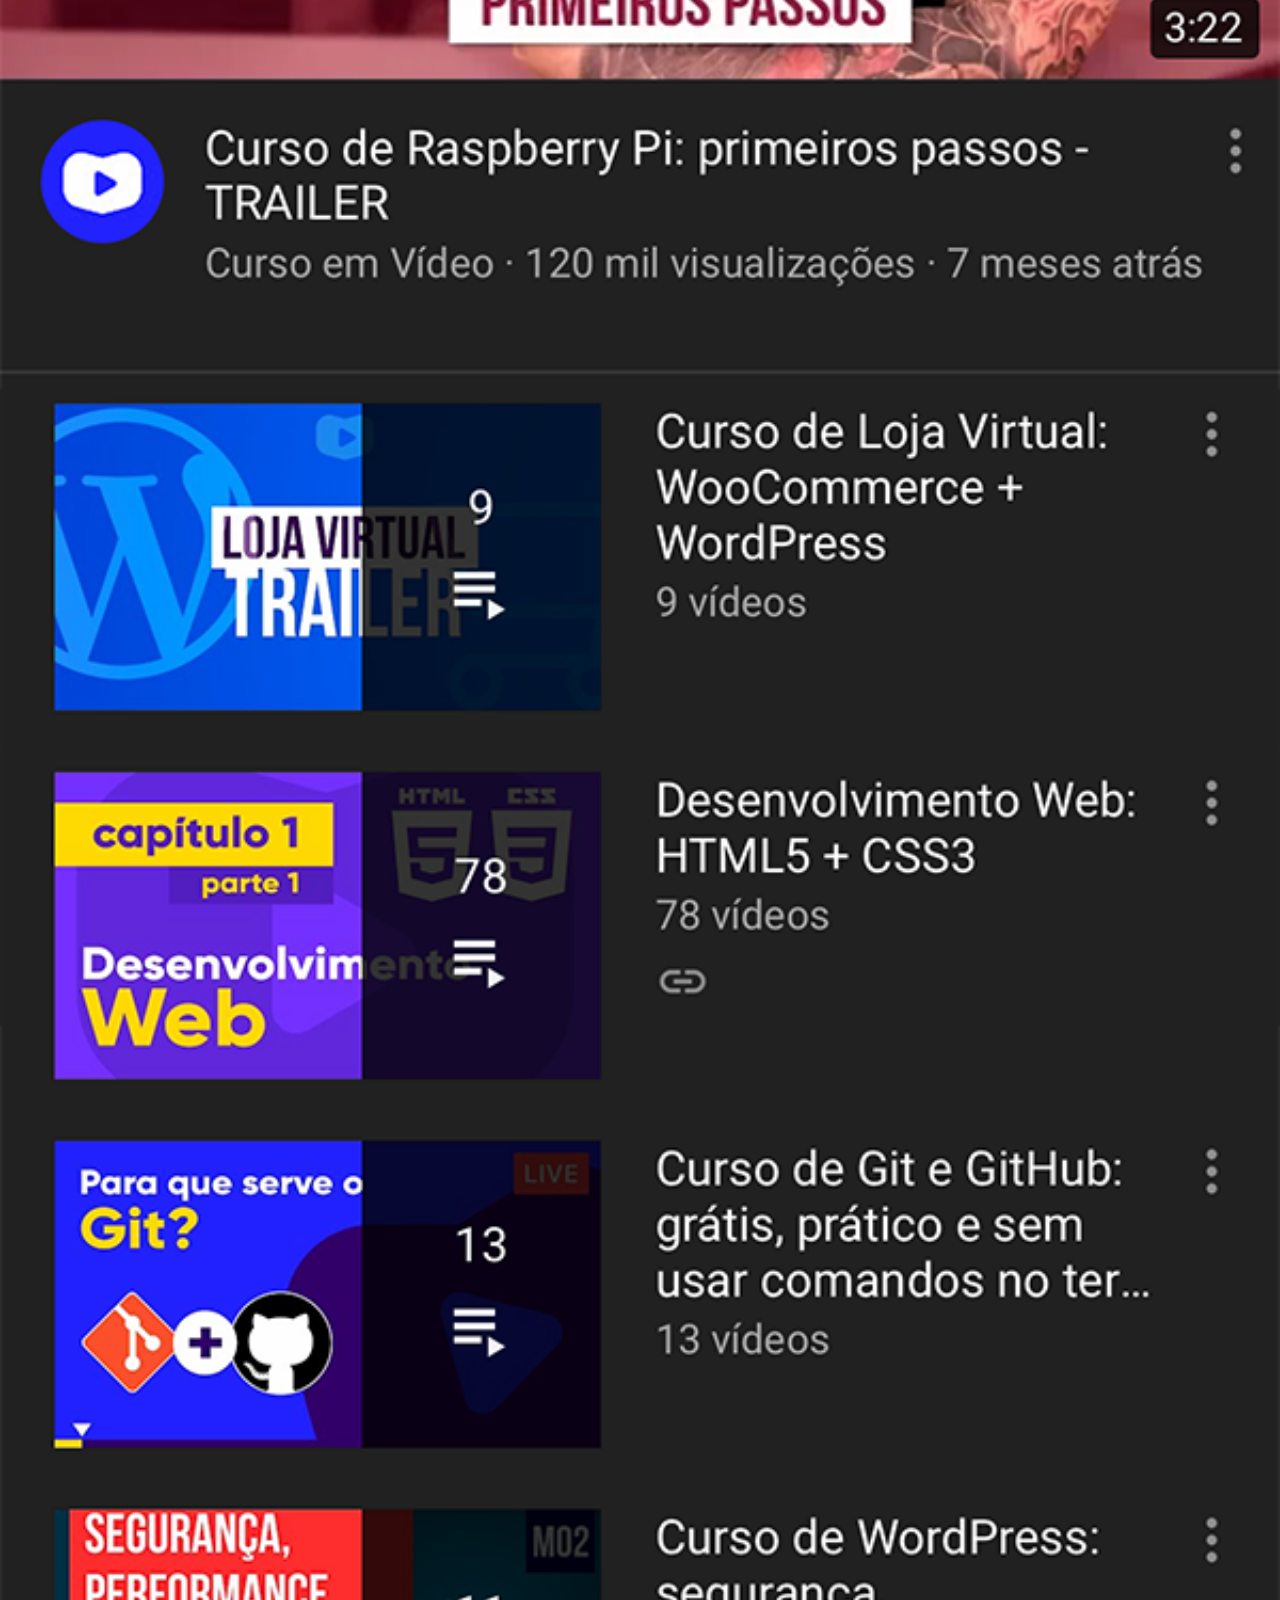
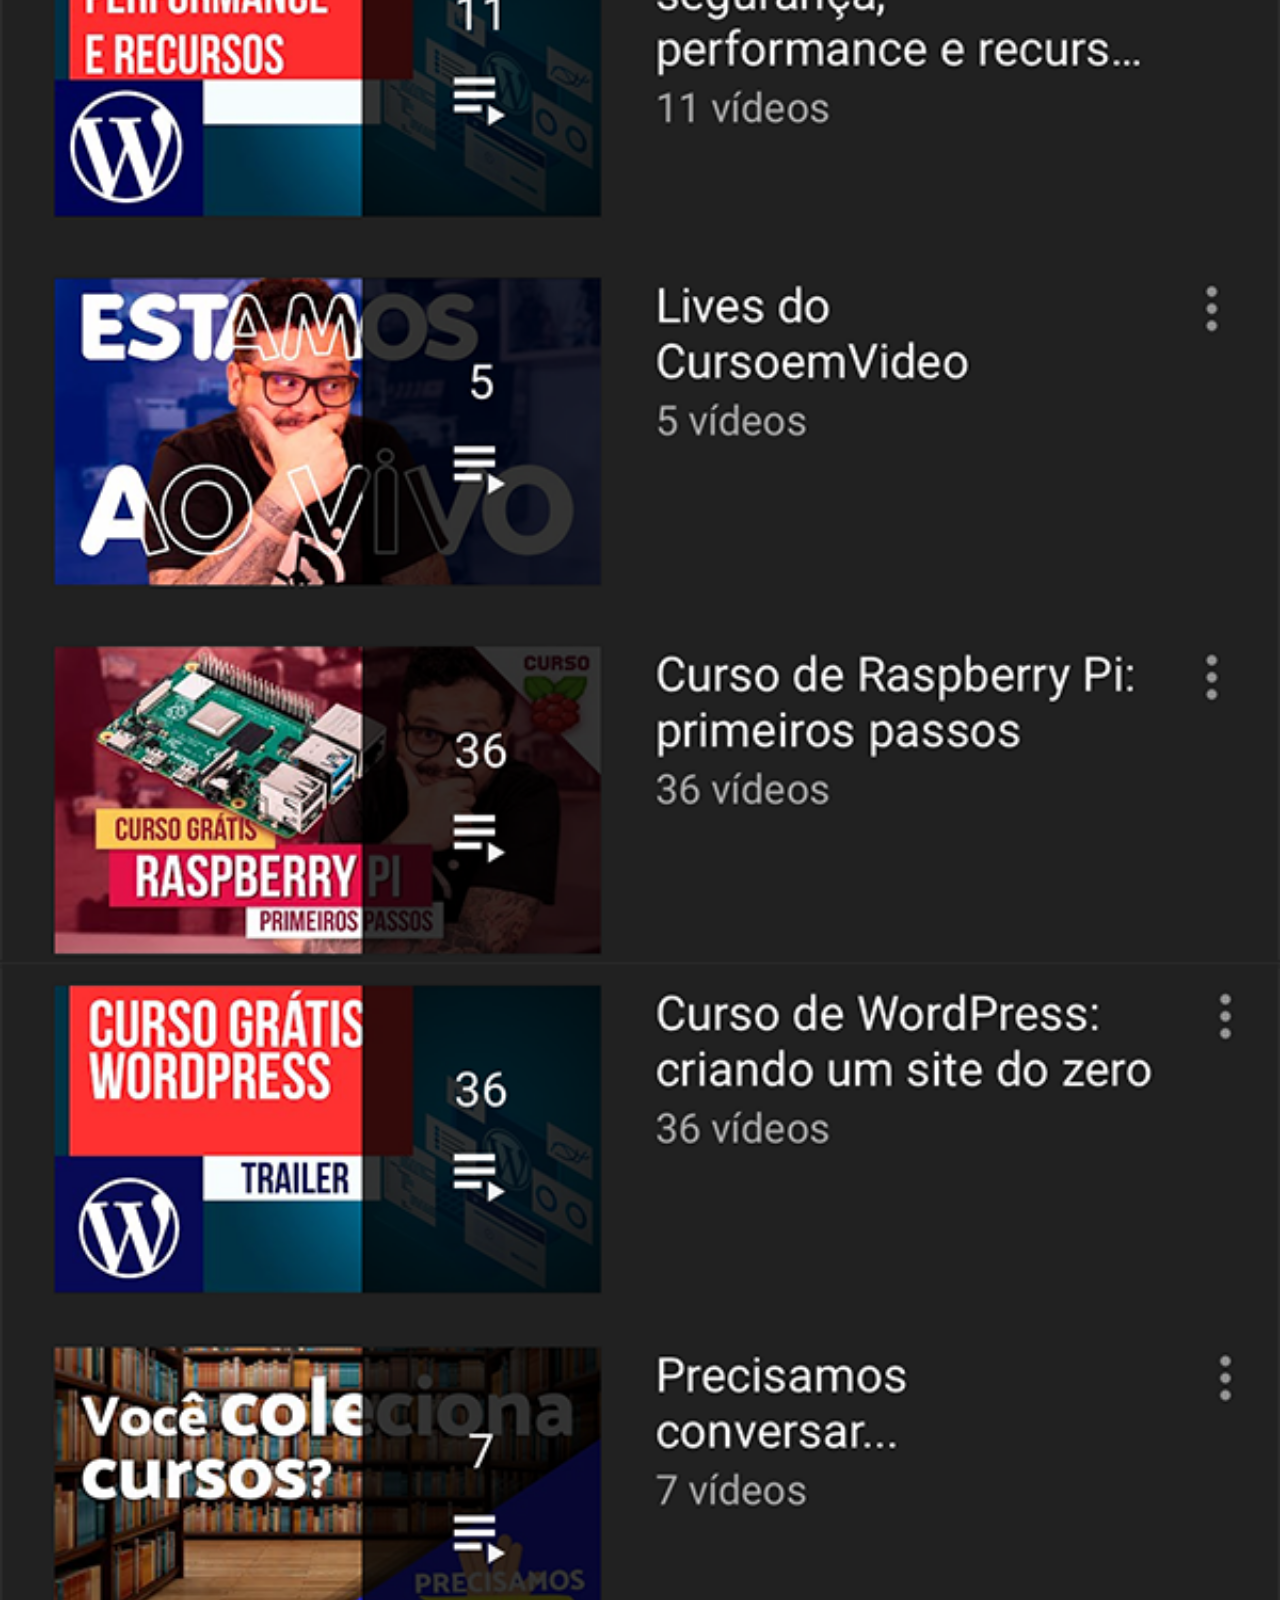
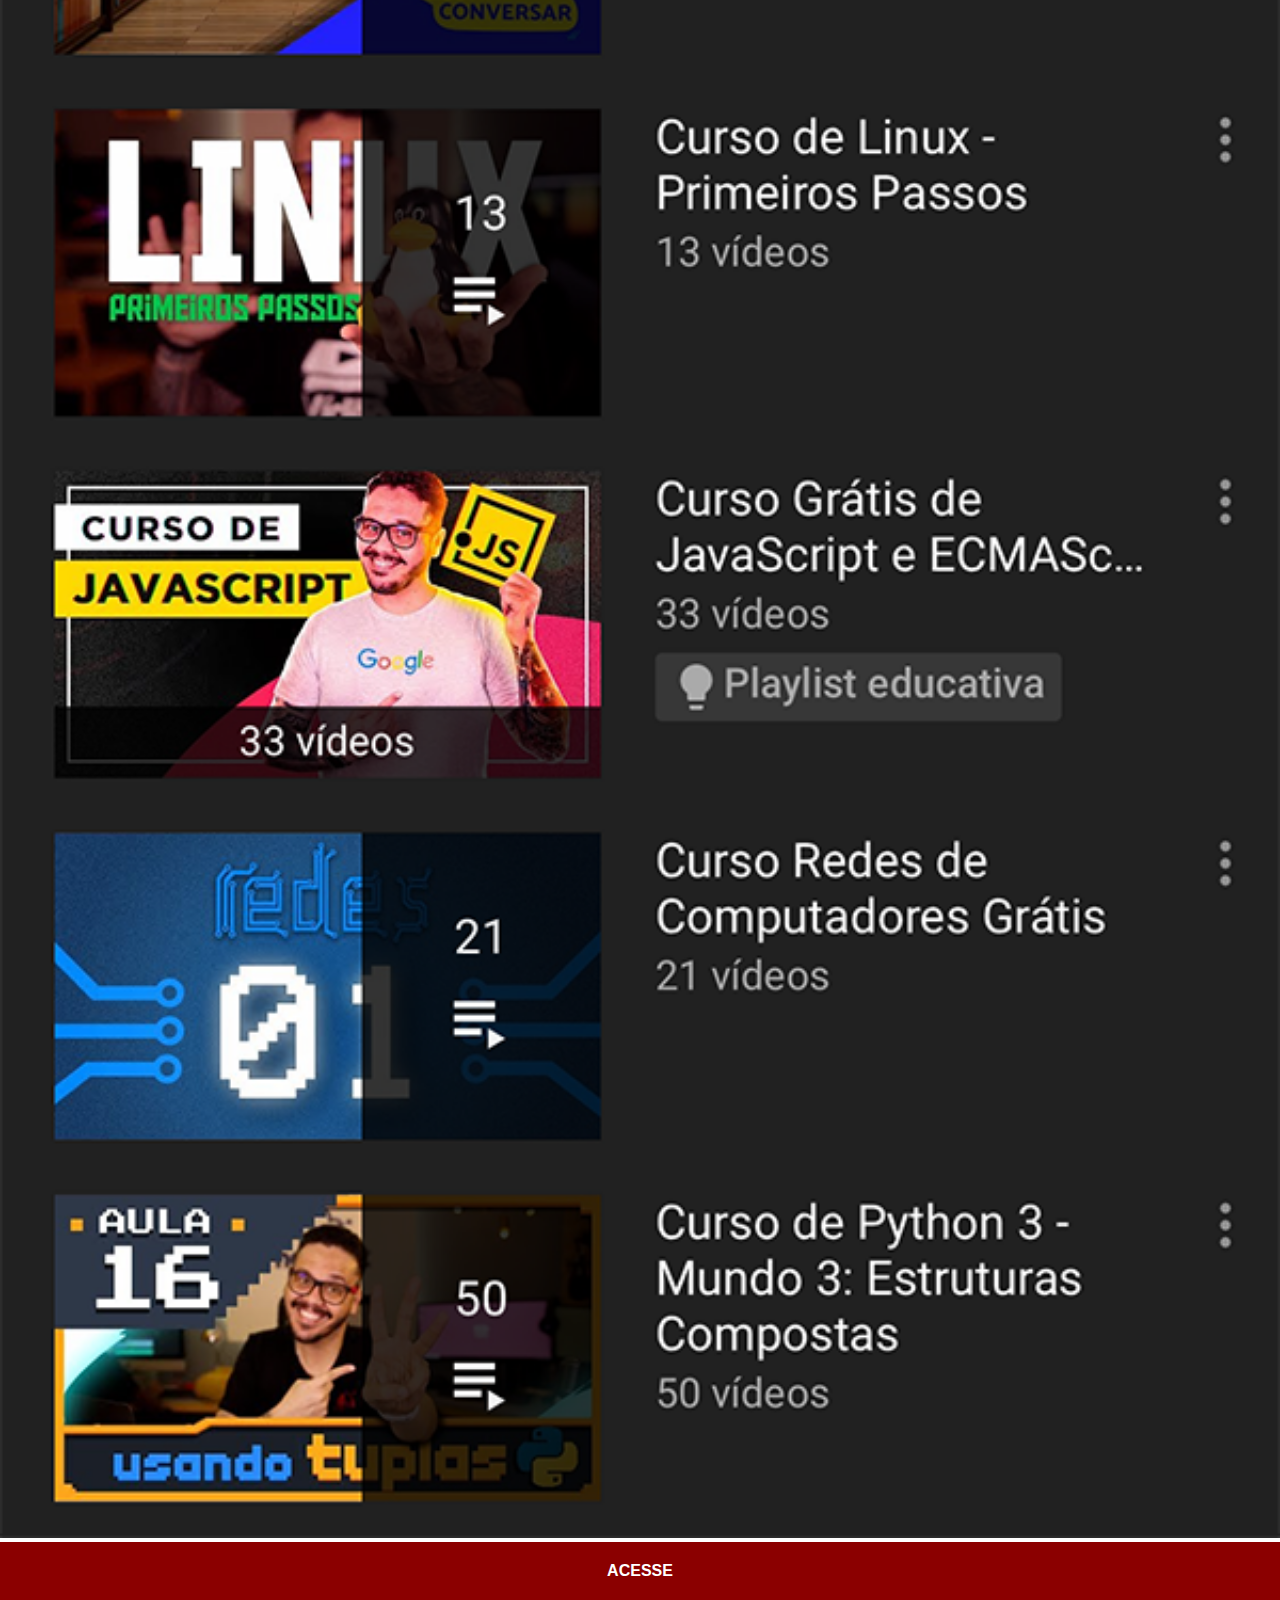
<file: youtube.html>
<!DOCTYPE html>
<html lang="pt-br">
<head>
    <meta charset="UTF-8">
    <meta http-equiv="X-UA-Compatible" content="IE=edge">
    <meta name="viewport" content="width=device-width, initial-scale=1.0">
    <link rel="stylesheet" href="estilos/social.css">
    <title>Youtube</title>
</head>
<body>
    <img src="imagens/tela-youtube.png" alt="Youtube">
    <a href="https://www.youtube.com" target="_blank">ACESSE</a>
</body>
</html>
</file>
<file: estilos/style.css>
@charset "UTF-8";

*{
    margin: 0px;
    padding: 0px;
    font-family: Arial, Helvetica, sans-serif;
}

html, body {
    height: 100vh;
    width: 100vw;
    background-color: black;
}

body{
    background: url('../imagens/fundo-madeira.jpg') no-repeat top center;
    background-size: cover;
    background-attachment: fixed;
}

main{
    position: relative;
    height: 100vh;
}

section#telefone{
    position: absolute;
    top: 50%;
    left: 50%;
    transform: translate(-50%, -50%);
    height: 627px;
    width: 311px;
    background: url('../imagens/frame-iphone.png') no-repeat;
}

iframe#tela{
    position: relative;
    top: 80px;
    left: 22px;
    width: 269px;
    height: 471px;
}

section#redes-sociais{
    text-align: right;
}

section#redes-sociais img{
    width: 50px;
    margin: 10px;
    border-radius: 50%;
    box-shadow: 2px 2px 5px rgba(0, 0, 0, 0.404);
    box-sizing: border-box;
}

section#redes-sociais img:hover{
    border: 2px solid rgba(255, 255, 255, 0.61);
    transform: translate(-3px, -3px);
    box-shadow: 5px 5px 10px rgba(0, 0, 0, 0.623);
    transition: transform .3s;
}
</file>
<file: estilos/social.css>
@charset "UTF-8";

*{
    margin: 0px;
    padding: 0px;
    font-family: Arial, Helvetica, sans-serif;
}

::-webkit-scrollbar{
    width: 0px;
    height: 0px;
}

img{
    width: 100vw;
}

a{
    display: block;
    background-color: darkred;
    color: white;
    padding: 20px;
    text-align: center;
    text-decoration: none;
    font-weight: bolder;
}

a:hover{
    background-color: red;
}
</file>
